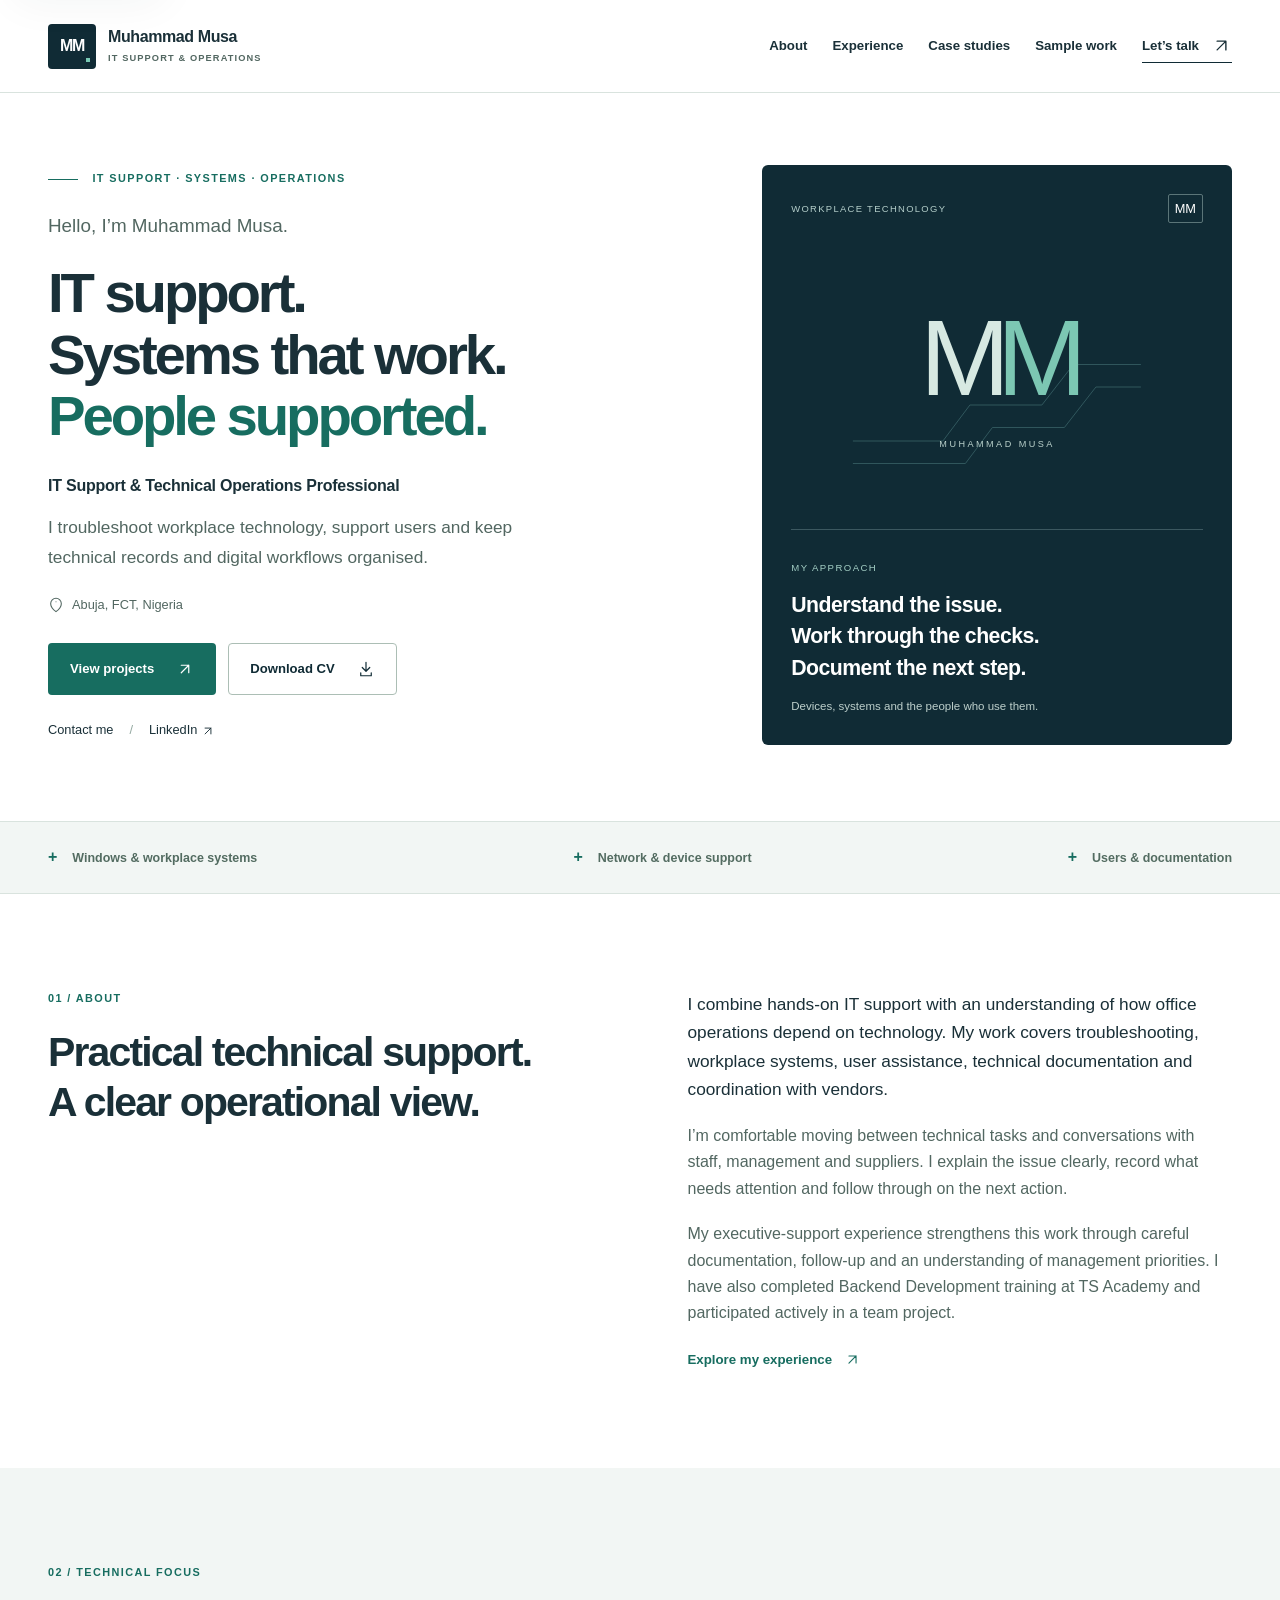
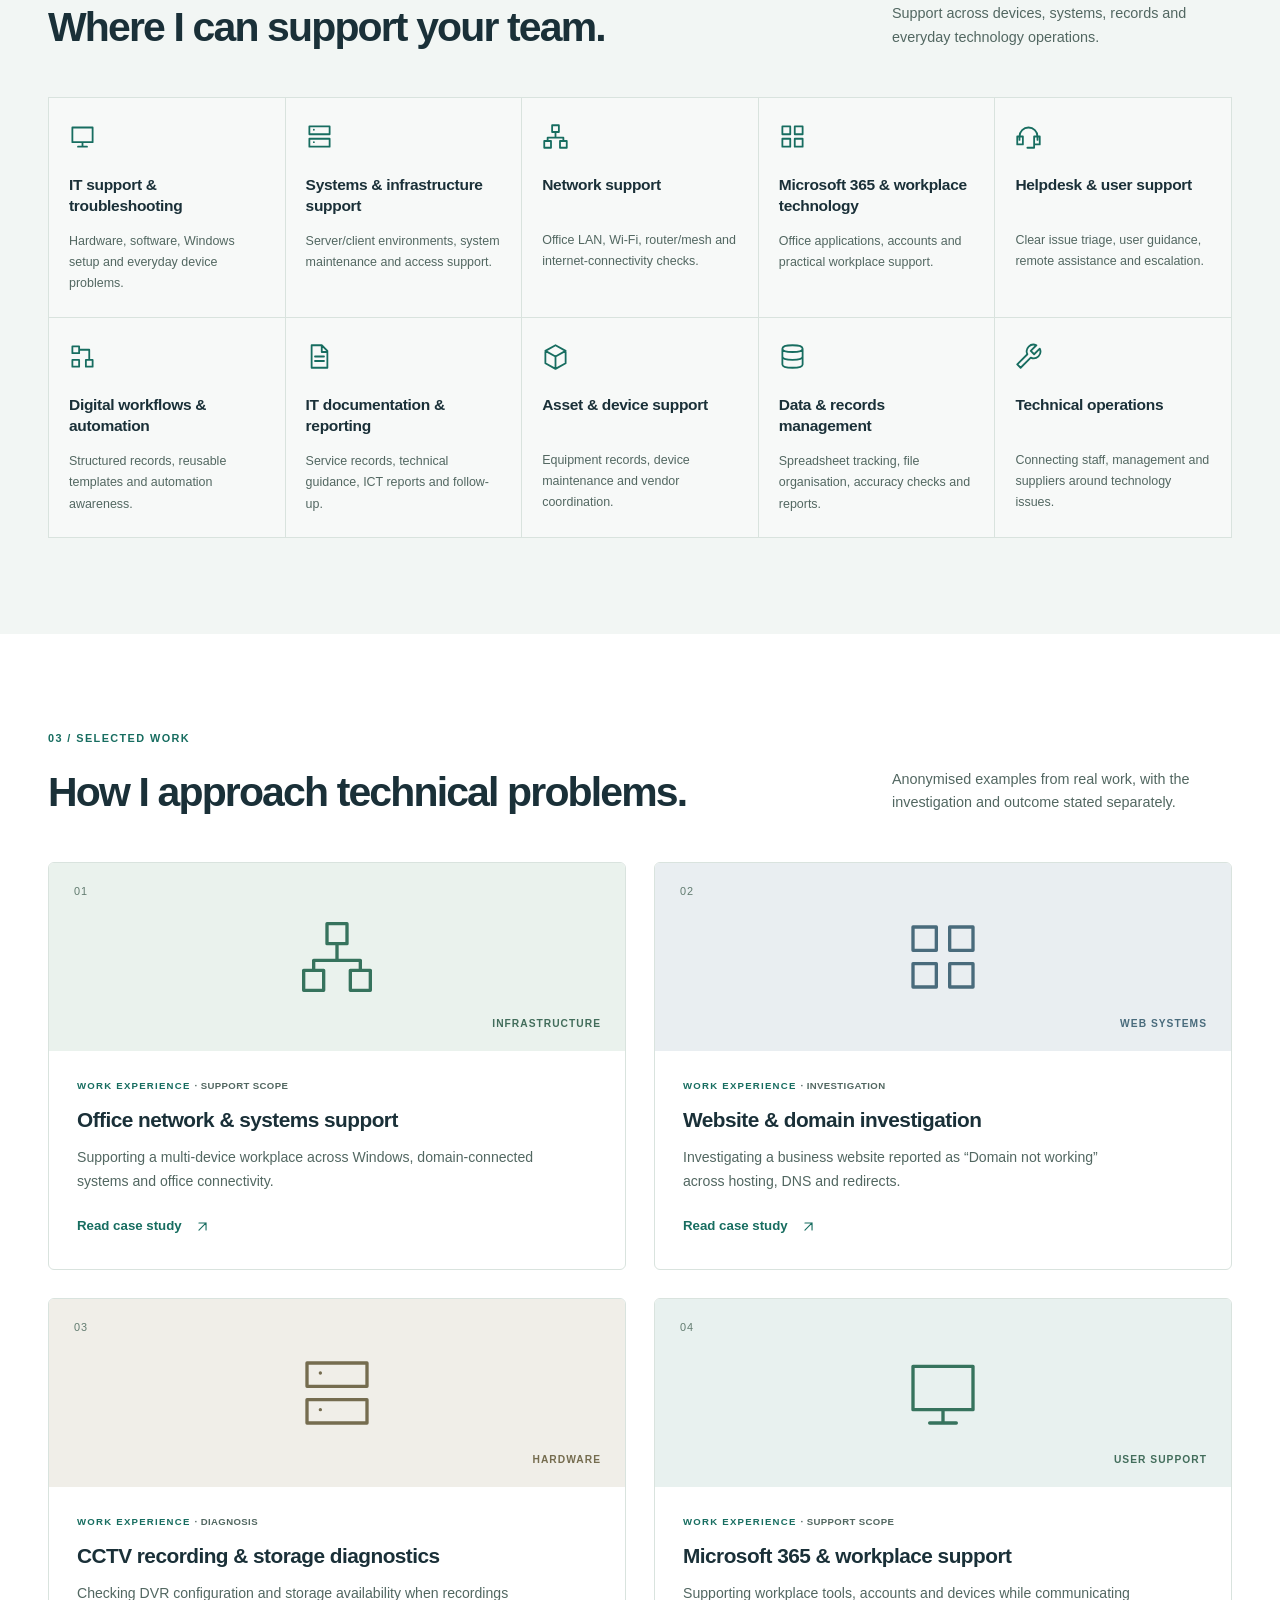
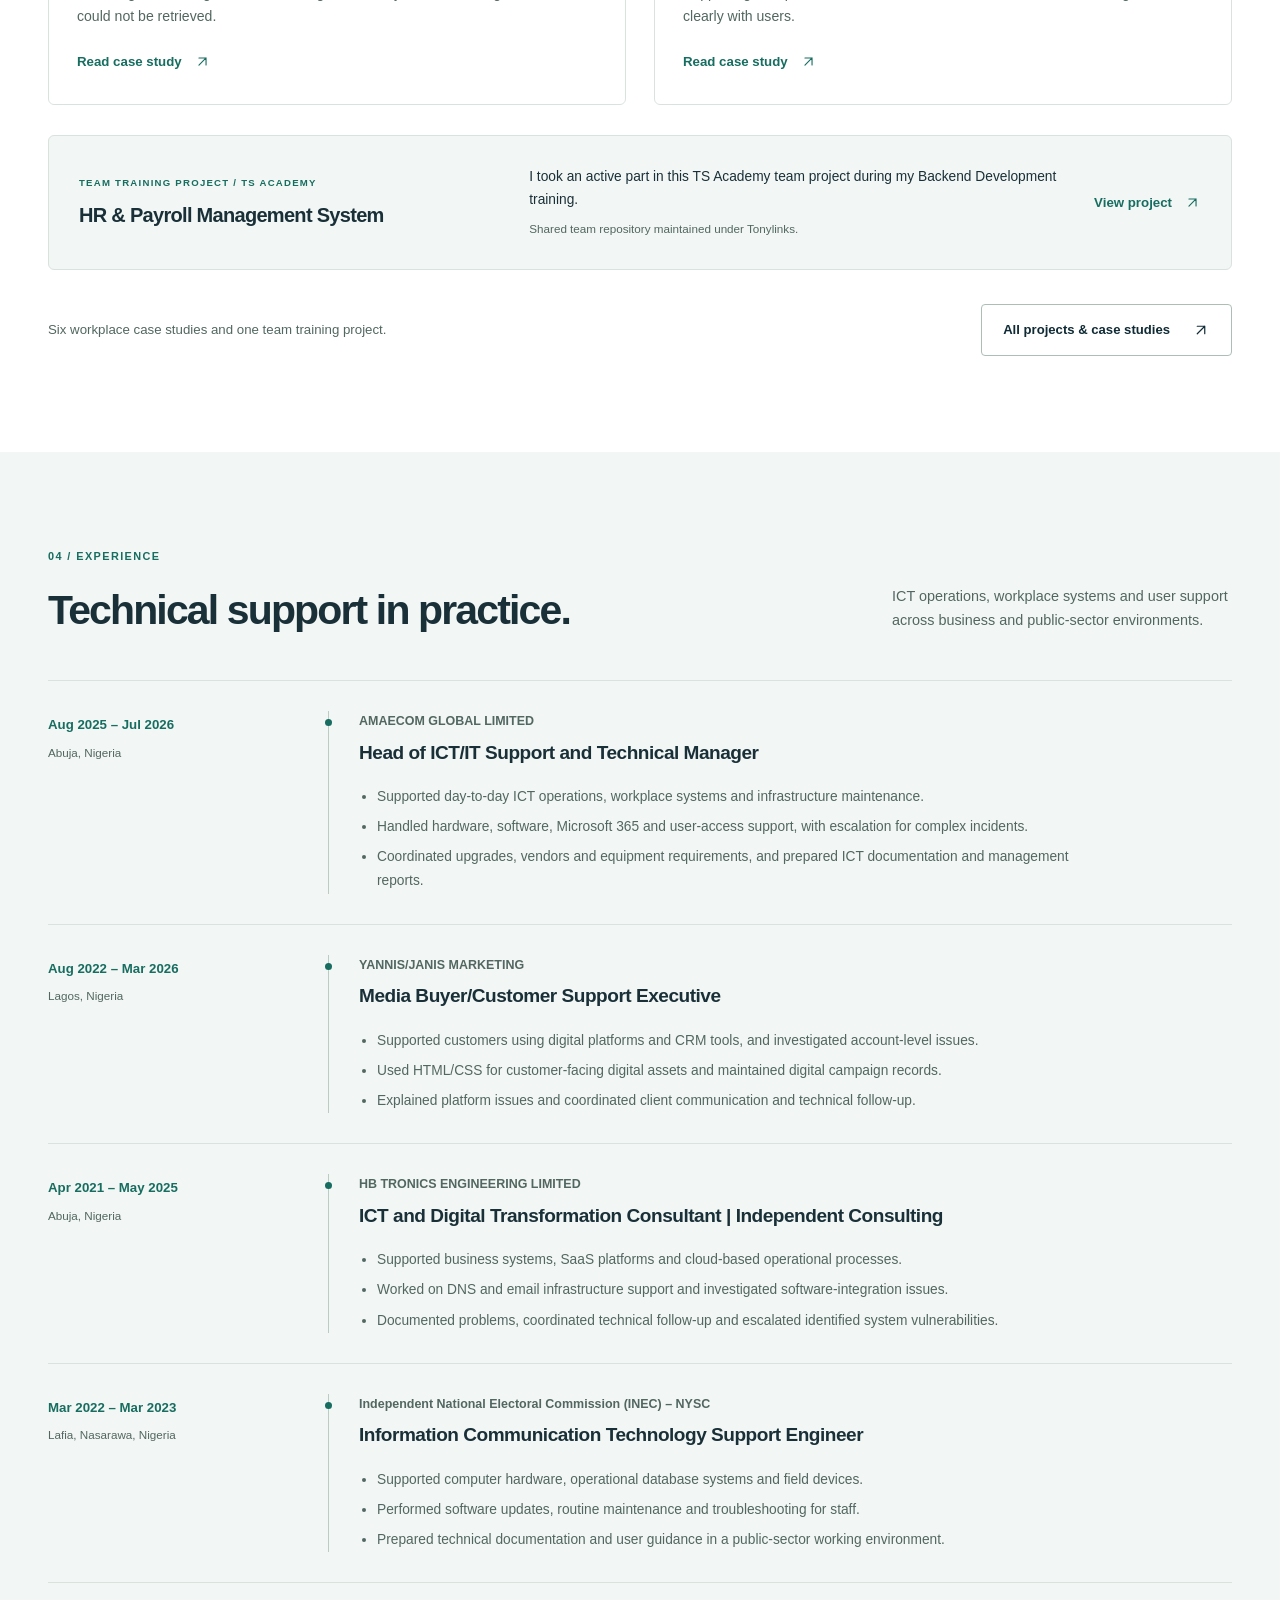
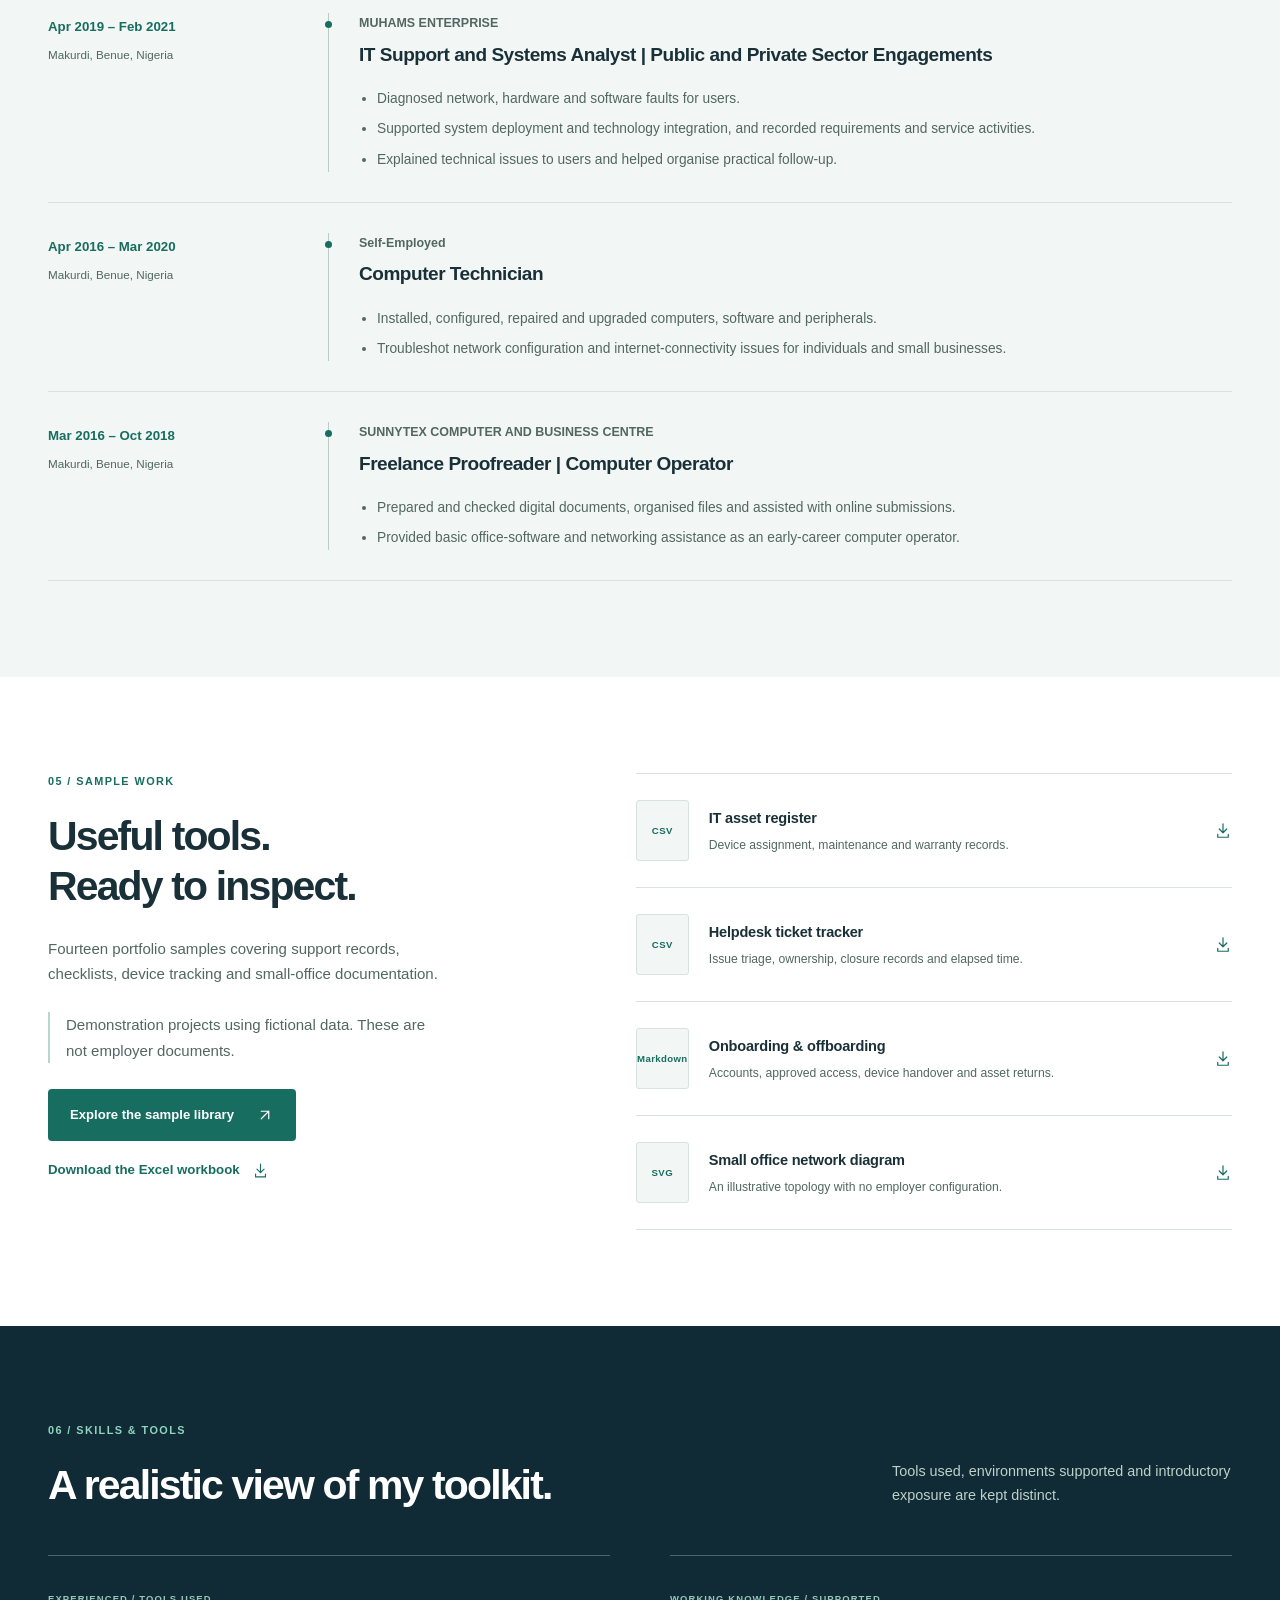
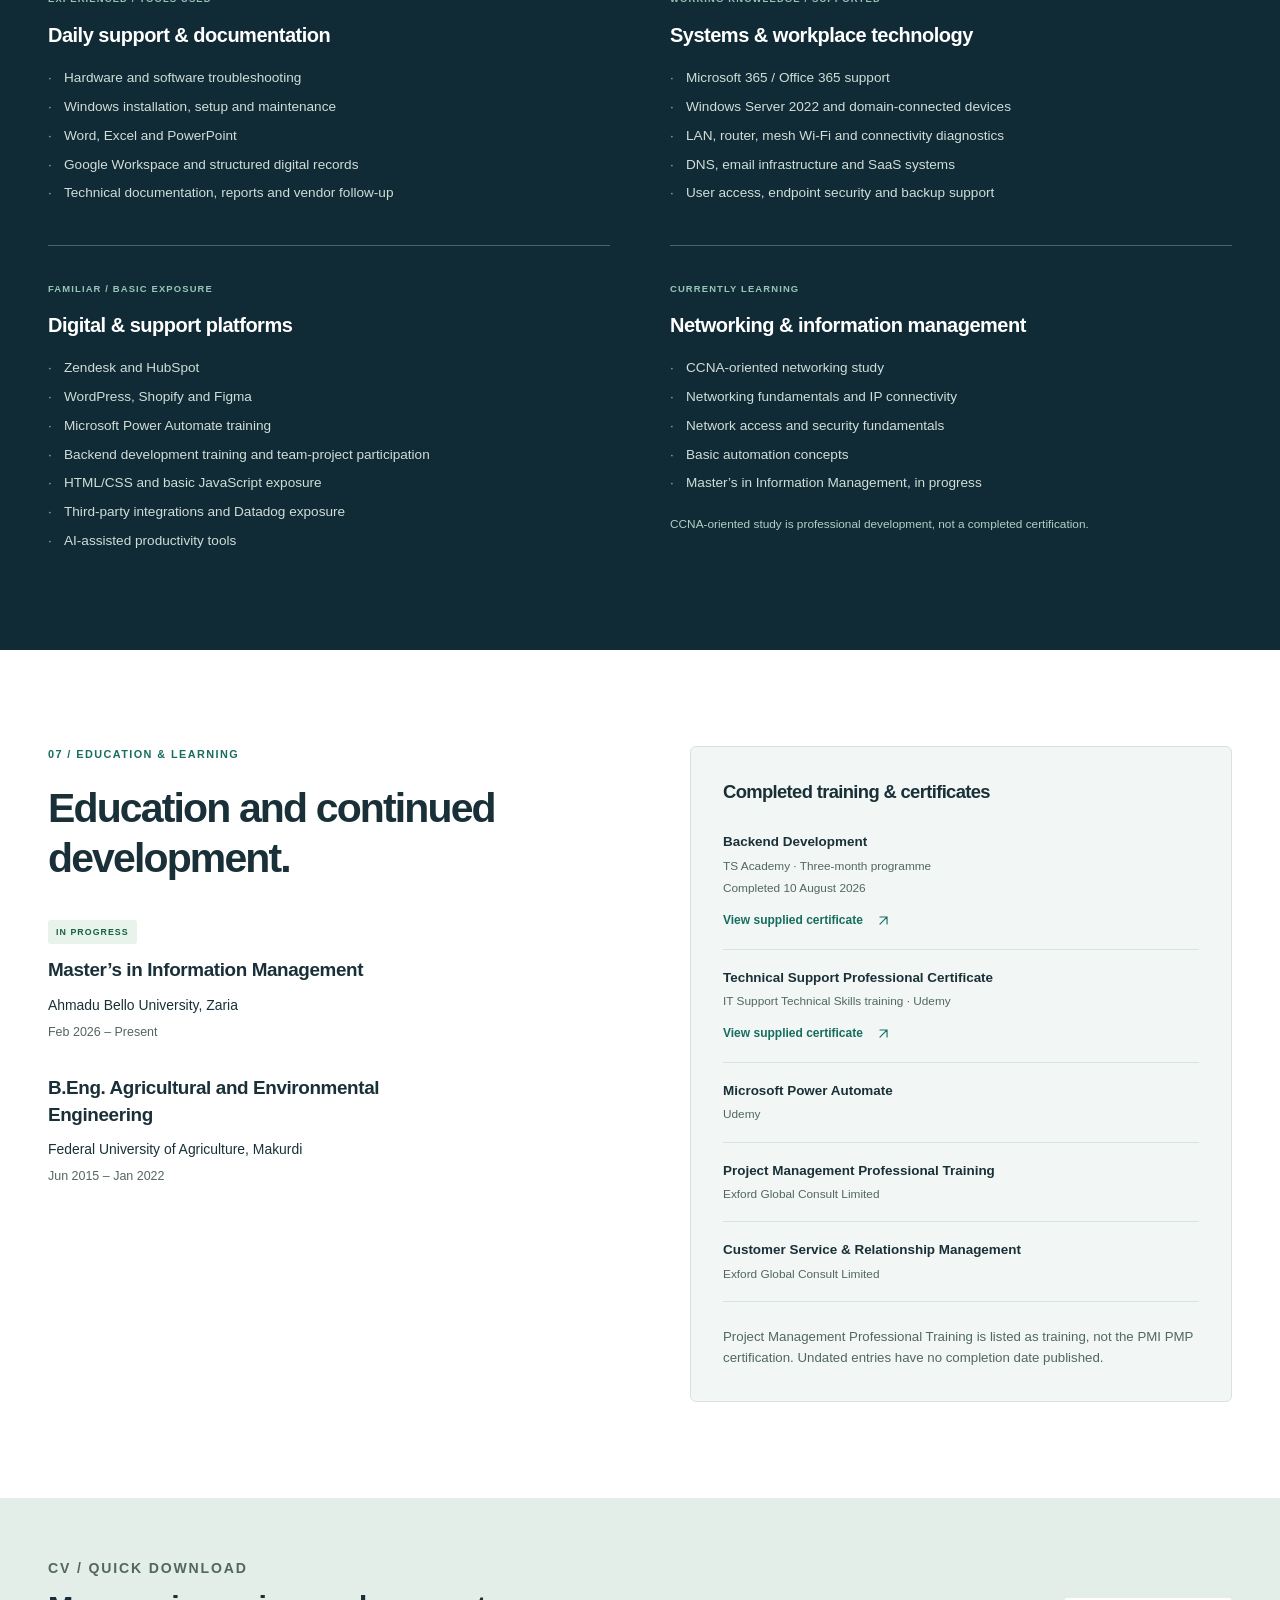
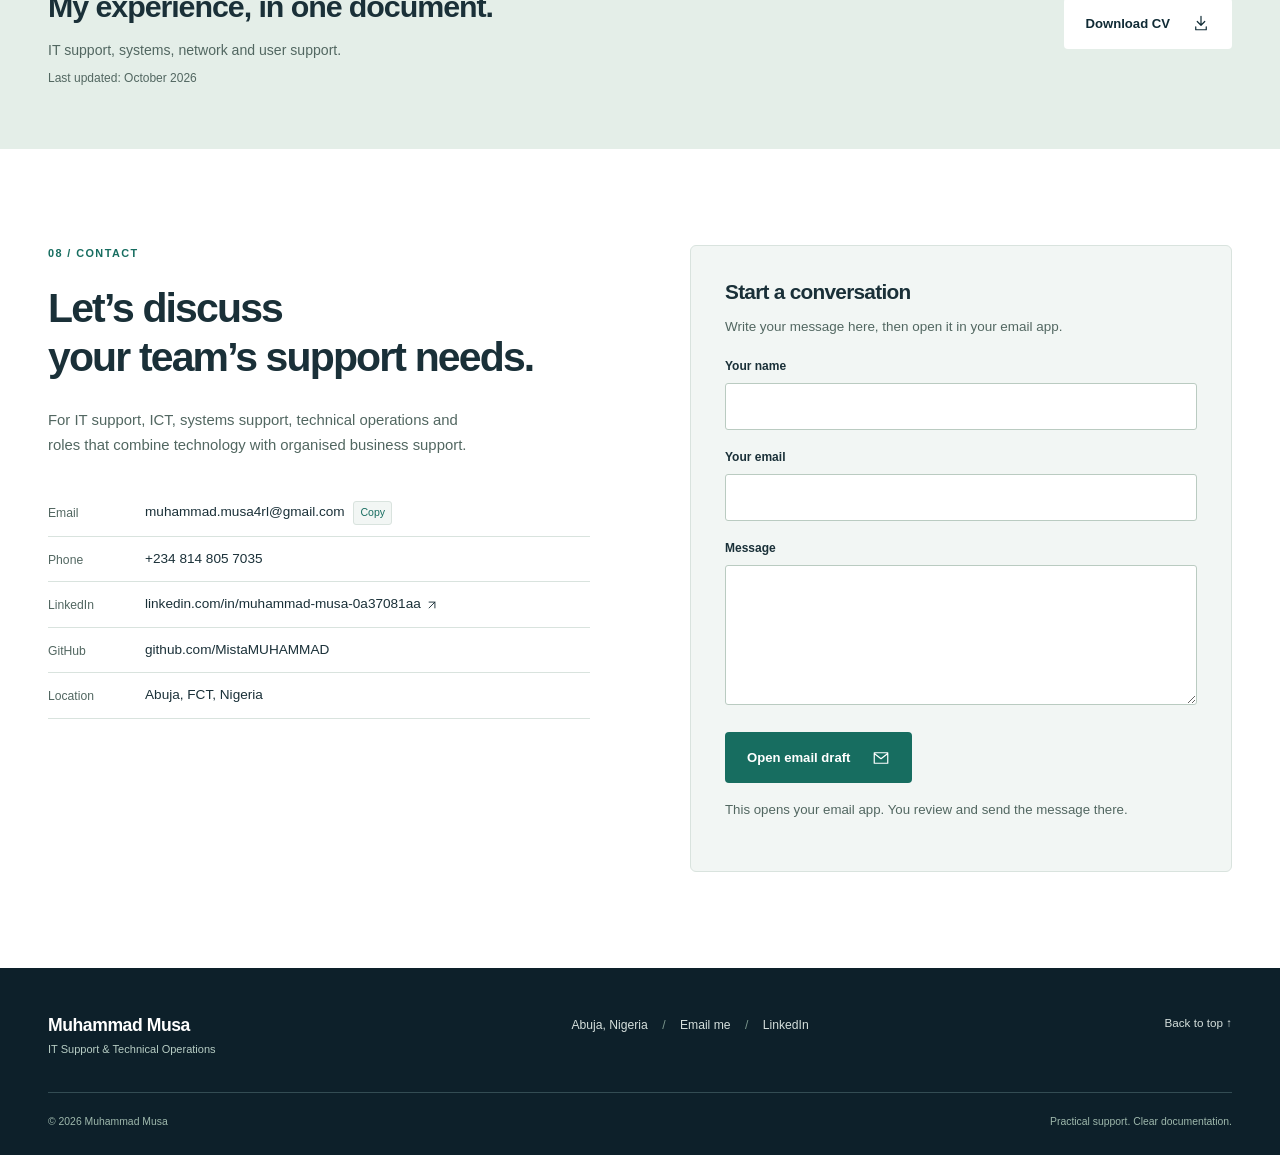
<file: index.html>
<!doctype html>
<html lang="en"><head><meta charset="utf-8"><meta name="viewport" content="width=device-width,initial-scale=1">
<title>Muhammad Musa | IT Support &amp; Technical Operations</title><meta name="description" content="IT support and technical operations professional in Abuja, Nigeria. Workplace systems, troubleshooting, user support and practical technical documentation."><meta name="theme-color" content="#102b35">
<meta property="og:type" content="website"><meta property="og:site_name" content="Muhammad Musa"><meta property="og:title" content="Muhammad Musa | IT Support &amp; Technical Operations"><meta property="og:description" content="IT support and technical operations professional in Abuja, Nigeria. Workplace systems, troubleshooting, user support and practical technical documentation.">
<meta property="og:image" content="https://mistamuhammad.github.io/tech/assets/images/social-preview.png"><meta property="og:image:width" content="1200"><meta property="og:image:height" content="630"><meta property="og:image:alt" content="Muhammad Musa — IT Support and Technical Operations">
<meta name="twitter:card" content="summary_large_image"><meta name="twitter:title" content="Muhammad Musa | IT Support &amp; Technical Operations"><meta name="twitter:description" content="IT support and technical operations professional in Abuja, Nigeria. Workplace systems, troubleshooting, user support and practical technical documentation."><meta name="twitter:image" content="https://mistamuhammad.github.io/tech/assets/images/social-preview.png">
<!-- DEPLOYMENT_META_START --><link rel="canonical" href="https://mistamuhammad.github.io/tech/"><meta property="og:url" content="https://mistamuhammad.github.io/tech/"><script type="application/ld+json">{"@context":"https://schema.org","@type":"Person","name":"Muhammad Musa","jobTitle":"IT Support & Technical Operations Professional","url":"https://mistamuhammad.github.io/tech/","email":"mailto:muhammad.musa4rl@gmail.com","telephone":"+2348148057035","address":{"@type":"PostalAddress","addressLocality":"Abuja","addressCountry":"NG"},"sameAs":["https://www.linkedin.com/in/muhammad-musa-0a37081aa/","https://github.com/MistaMUHAMMAD"]}</script><!-- DEPLOYMENT_META_END -->
<link rel="icon" href="favicon.ico?v=1" sizes="any"><link rel="icon" href="assets/icons/favicon.svg?v=1" type="image/svg+xml"><link rel="icon" href="assets/icons/favicon-32x32.png?v=1" type="image/png" sizes="32x32"><link rel="icon" href="assets/icons/favicon-16x16.png?v=1" type="image/png" sizes="16x16"><link rel="apple-touch-icon" href="assets/icons/apple-touch-icon.png?v=1" sizes="180x180"><link rel="manifest" href="site.webmanifest">
<link rel="stylesheet" href="styles.css?v=2"><script src="script.js?v=2" defer></script>
</head><body><a class="skip-link" href="#main">Skip to content</a><header class="site-header"><div class="nav-wrap"><a class="brand" href="index.html" aria-label="Muhammad Musa, home"><span class="brand-mark">MM<span></span></span><span>Muhammad Musa<span class="brand-sub">IT SUPPORT & OPERATIONS</span></span></a>
<button class="menu-toggle" type="button" aria-controls="site-nav" aria-expanded="false"><span class="menu-label">Menu</span><svg viewBox="0 0 24 24" width="22" height="22" fill="none" stroke="currentColor" aria-hidden="true"><path d="M3 7h18M3 12h18M3 17h18"/></svg></button>
<nav id="site-nav" aria-label="Main navigation"><a href="index.html#about">About</a><a href="index.html#experience">Experience</a><a href="projects.html" >Case studies</a><a href="samples.html" >Sample work</a><a class="nav-contact" href="index.html#contact">Let’s talk <svg class="icon " viewBox="0 0 24 24" fill="none" stroke="currentColor" stroke-width="1.6" stroke-linecap="round" stroke-linejoin="round" aria-hidden="true"><path d="M7 17 17 7M7 7h10v10"/></svg></a></nav></div></header>
<main id="main">
<section class="hero section"><div class="container hero-grid"><div class="hero-copy"><p class="eyebrow"><span class="line"></span> IT SUPPORT · SYSTEMS · OPERATIONS</p><p class="hero-intro">Hello, I’m Muhammad Musa.</p><h1>IT support.<br>Systems that work.<br><span>People supported.</span></h1><p class="hero-role">IT Support & Technical Operations Professional</p><p class="hero-description">I troubleshoot workplace technology, support users and keep technical records and digital workflows organised.</p><p class="location"><svg class="icon " viewBox="0 0 24 24" fill="none" stroke="currentColor" stroke-width="1.6" stroke-linecap="round" stroke-linejoin="round" aria-hidden="true"><path d="M20 10c0 6-8 12-8 12S4 16 4 10a8 8 0 1 1 16 0ZM12 7v.01"/></svg> Abuja, FCT, Nigeria</p><div class="hero-actions"><a class="button primary" href="#projects">View projects <svg class="icon " viewBox="0 0 24 24" fill="none" stroke="currentColor" stroke-width="1.6" stroke-linecap="round" stroke-linejoin="round" aria-hidden="true"><path d="M7 17 17 7M7 7h10v10"/></svg></a><a class="button secondary" href="assets/Muhammad_Musa_IT_CV.pdf" download>Download CV <svg class="icon " viewBox="0 0 24 24" fill="none" stroke="currentColor" stroke-width="1.6" stroke-linecap="round" stroke-linejoin="round" aria-hidden="true"><path d="M12 3v12m-5-5 5 5 5-5M5 17v4h14v-4"/></svg></a></div><div class="hero-links"><a href="#contact">Contact me</a><span>/</span><a href="https://www.linkedin.com/in/muhammad-musa-0a37081aa/" target="_blank" rel="noopener noreferrer">LinkedIn <svg class="icon " viewBox="0 0 24 24" fill="none" stroke="currentColor" stroke-width="1.6" stroke-linecap="round" stroke-linejoin="round" aria-hidden="true"><path d="M7 17 17 7M7 7h10v10"/></svg></a></div></div>
<aside class="hero-panel" aria-label="Professional overview"><div class="panel-top"><span class="tiny-label">WORKPLACE TECHNOLOGY</span><span class="panel-mark">MM</span></div><div class="portrait-shell" id="profile-image"><div class="initials-avatar" role="img" aria-label="Muhammad Musa initials avatar"><span class="avatar-letter">M<span>M</span></span><span class="avatar-caption">MUHAMMAD MUSA</span><svg class="avatar-lines" viewBox="0 0 340 300" fill="none" aria-hidden="true"><path d="M10 220h100l30-40h80l35-45h75M10 245h125l30-40h80l35-45h50" stroke="currentColor"/></svg></div></div><div class="panel-bottom"><span>MY APPROACH</span><h2>Understand the issue.<br>Work through the checks.<br>Document the next step.</h2><p>Devices, systems and the people who use them.</p></div></aside>
</div></section>
<div class="focus-strip"><div class="container focus-inner"><span>Windows & workplace systems</span><span>Network & device support</span><span>Users & documentation</span></div></div>
<section id="about" class="section"><div class="container about-grid"><div><p class="eyebrow section-index">01 / ABOUT</p><h2 class="section-title">Practical technical support.<br>A clear operational view.</h2></div><div class="about-text"><p>I combine hands-on IT support with an understanding of how office operations depend on technology. My work covers troubleshooting, workplace systems, user assistance, technical documentation and coordination with vendors.</p><p>I’m comfortable moving between technical tasks and conversations with staff, management and suppliers. I explain the issue clearly, record what needs attention and follow through on the next action.</p><p>My executive-support experience strengthens this work through careful documentation, follow-up and an understanding of management priorities. I have also completed Backend Development training at TS Academy and participated actively in a team project.</p><a class="text-link" href="#experience">Explore my experience <svg class="icon " viewBox="0 0 24 24" fill="none" stroke="currentColor" stroke-width="1.6" stroke-linecap="round" stroke-linejoin="round" aria-hidden="true"><path d="M7 17 17 7M7 7h10v10"/></svg></a></div></div></section>
<section id="expertise" class="section section-muted"><div class="container"><div class="section-heading"><div><p class="eyebrow section-index">02 / TECHNICAL FOCUS</p><h2 class="section-title">Where I can support your team.</h2></div><p>Support across devices, systems, records and everyday technology operations.</p></div><div class="core-grid"><article class="core-card"><svg class="icon " viewBox="0 0 24 24" fill="none" stroke="currentColor" stroke-width="1.6" stroke-linecap="round" stroke-linejoin="round" aria-hidden="true"><path d="M3 4h18v13H3zM8 21h8m-4-4v4"/></svg><h3>IT support &amp; troubleshooting</h3><p>Hardware, software, Windows setup and everyday device problems.</p></article><article class="core-card"><svg class="icon " viewBox="0 0 24 24" fill="none" stroke="currentColor" stroke-width="1.6" stroke-linecap="round" stroke-linejoin="round" aria-hidden="true"><path d="M3 3h18v7H3zM3 14h18v7H3zM7 6h.01M7 17h.01"/></svg><h3>Systems &amp; infrastructure support</h3><p>Server/client environments, system maintenance and access support.</p></article><article class="core-card"><svg class="icon " viewBox="0 0 24 24" fill="none" stroke="currentColor" stroke-width="1.6" stroke-linecap="round" stroke-linejoin="round" aria-hidden="true"><path d="M9 2h6v6H9zM2 16h6v6H2zM16 16h6v6h-6zM12 8v5M5 16v-3h14v3"/></svg><h3>Network support</h3><p>Office LAN, Wi-Fi, router/mesh and internet-connectivity checks.</p></article><article class="core-card"><svg class="icon " viewBox="0 0 24 24" fill="none" stroke="currentColor" stroke-width="1.6" stroke-linecap="round" stroke-linejoin="round" aria-hidden="true"><path d="M3 3h7v7H3zM14 3h7v7h-7zM3 14h7v7H3zM14 14h7v7h-7z"/></svg><h3>Microsoft 365 &amp; workplace technology</h3><p>Office applications, accounts and practical workplace support.</p></article><article class="core-card"><svg class="icon " viewBox="0 0 24 24" fill="none" stroke="currentColor" stroke-width="1.6" stroke-linecap="round" stroke-linejoin="round" aria-hidden="true"><path d="M4 15v-3a8 8 0 0 1 16 0v3M4 12H2v7h5v-7H4Zm16 0h2v7h-5v-7h3ZM17 19v3h-6"/></svg><h3>Helpdesk &amp; user support</h3><p>Clear issue triage, user guidance, remote assistance and escalation.</p></article><article class="core-card"><svg class="icon " viewBox="0 0 24 24" fill="none" stroke="currentColor" stroke-width="1.6" stroke-linecap="round" stroke-linejoin="round" aria-hidden="true"><path d="M3 3h6v6H3zM15 15h6v6h-6zM9 6h9v9M3 15h6v6H3z"/></svg><h3>Digital workflows &amp; automation</h3><p>Structured records, reusable templates and automation awareness.</p></article><article class="core-card"><svg class="icon " viewBox="0 0 24 24" fill="none" stroke="currentColor" stroke-width="1.6" stroke-linecap="round" stroke-linejoin="round" aria-hidden="true"><path d="M5 2h9l5 5v15H5zM14 2v6h5M8 12h8M8 16h8"/></svg><h3>IT documentation &amp; reporting</h3><p>Service records, technical guidance, ICT reports and follow-up.</p></article><article class="core-card"><svg class="icon " viewBox="0 0 24 24" fill="none" stroke="currentColor" stroke-width="1.6" stroke-linecap="round" stroke-linejoin="round" aria-hidden="true"><path d="m3 7 9-5 9 5v11l-9 5-9-5ZM3 7l9 5 9-5M12 12v11"/></svg><h3>Asset &amp; device support</h3><p>Equipment records, device maintenance and vendor coordination.</p></article><article class="core-card"><svg class="icon " viewBox="0 0 24 24" fill="none" stroke="currentColor" stroke-width="1.6" stroke-linecap="round" stroke-linejoin="round" aria-hidden="true"><path d="M21 5c0 2-4 3-9 3S3 7 3 5s4-3 9-3 9 1 9 3ZM3 5v14c0 2 4 3 9 3s9-1 9-3V5M3 12c0 2 4 3 9 3s9-1 9-3"/></svg><h3>Data &amp; records management</h3><p>Spreadsheet tracking, file organisation, accuracy checks and reports.</p></article><article class="core-card"><svg class="icon " viewBox="0 0 24 24" fill="none" stroke="currentColor" stroke-width="1.6" stroke-linecap="round" stroke-linejoin="round" aria-hidden="true"><path d="m14 7 3 3 5-5a6 6 0 0 1-8 8L5 22l-3-3 9-9a6 6 0 0 1 8-8Z"/></svg><h3>Technical operations</h3><p>Connecting staff, management and suppliers around technology issues.</p></article></div></div></section>
<section id="projects" class="section"><div class="container"><div class="section-heading"><div><p class="eyebrow section-index">03 / SELECTED WORK</p><h2 class="section-title">How I approach technical problems.</h2></div><p>Anonymised examples from real work, with the investigation and outcome stated separately.</p></div><div class="case-grid"><article class="case-card"><div class="case-visual visual-office-network"><span class="case-no">01</span><svg class="icon case-art" viewBox="0 0 24 24" fill="none" stroke="currentColor" stroke-width="1.6" stroke-linecap="round" stroke-linejoin="round" aria-hidden="true"><path d="M9 2h6v6H9zM2 16h6v6H2zM16 16h6v6h-6zM12 8v5M5 16v-3h14v3"/></svg><span class="case-type">Infrastructure</span></div><div class="case-body"><p class="eyebrow">Work experience <span>· Support scope</span></p><h3><a href="projects.html#office-network">Office network &amp; systems support</a></h3><p>Supporting a multi-device workplace across Windows, domain-connected systems and office connectivity.</p><a class="text-link" href="projects.html#office-network">Read case study <svg class="icon " viewBox="0 0 24 24" fill="none" stroke="currentColor" stroke-width="1.6" stroke-linecap="round" stroke-linejoin="round" aria-hidden="true"><path d="M7 17 17 7M7 7h10v10"/></svg></a></div></article><article class="case-card"><div class="case-visual visual-website-domain"><span class="case-no">02</span><svg class="icon case-art" viewBox="0 0 24 24" fill="none" stroke="currentColor" stroke-width="1.6" stroke-linecap="round" stroke-linejoin="round" aria-hidden="true"><path d="M3 3h7v7H3zM14 3h7v7h-7zM3 14h7v7H3zM14 14h7v7h-7z"/></svg><span class="case-type">Web systems</span></div><div class="case-body"><p class="eyebrow">Work experience <span>· Investigation</span></p><h3><a href="projects.html#website-domain">Website &amp; domain investigation</a></h3><p>Investigating a business website reported as “Domain not working” across hosting, DNS and redirects.</p><a class="text-link" href="projects.html#website-domain">Read case study <svg class="icon " viewBox="0 0 24 24" fill="none" stroke="currentColor" stroke-width="1.6" stroke-linecap="round" stroke-linejoin="round" aria-hidden="true"><path d="M7 17 17 7M7 7h10v10"/></svg></a></div></article><article class="case-card"><div class="case-visual visual-cctv-storage"><span class="case-no">03</span><svg class="icon case-art" viewBox="0 0 24 24" fill="none" stroke="currentColor" stroke-width="1.6" stroke-linecap="round" stroke-linejoin="round" aria-hidden="true"><path d="M3 3h18v7H3zM3 14h18v7H3zM7 6h.01M7 17h.01"/></svg><span class="case-type">Hardware</span></div><div class="case-body"><p class="eyebrow">Work experience <span>· Diagnosis</span></p><h3><a href="projects.html#cctv-storage">CCTV recording &amp; storage diagnostics</a></h3><p>Checking DVR configuration and storage availability when recordings could not be retrieved.</p><a class="text-link" href="projects.html#cctv-storage">Read case study <svg class="icon " viewBox="0 0 24 24" fill="none" stroke="currentColor" stroke-width="1.6" stroke-linecap="round" stroke-linejoin="round" aria-hidden="true"><path d="M7 17 17 7M7 7h10v10"/></svg></a></div></article><article class="case-card"><div class="case-visual visual-workplace-support"><span class="case-no">04</span><svg class="icon case-art" viewBox="0 0 24 24" fill="none" stroke="currentColor" stroke-width="1.6" stroke-linecap="round" stroke-linejoin="round" aria-hidden="true"><path d="M3 4h18v13H3zM8 21h8m-4-4v4"/></svg><span class="case-type">User support</span></div><div class="case-body"><p class="eyebrow">Work experience <span>· Support scope</span></p><h3><a href="projects.html#workplace-support">Microsoft 365 &amp; workplace support</a></h3><p>Supporting workplace tools, accounts and devices while communicating clearly with users.</p><a class="text-link" href="projects.html#workplace-support">Read case study <svg class="icon " viewBox="0 0 24 24" fill="none" stroke="currentColor" stroke-width="1.6" stroke-linecap="round" stroke-linejoin="round" aria-hidden="true"><path d="M7 17 17 7M7 7h10v10"/></svg></a></div></article></div><article class="training-project-feature"><div><p class="eyebrow">TEAM TRAINING PROJECT / TS ACADEMY</p><h3><a href="projects.html#ts-academy-hr-payroll">HR &amp; Payroll Management System</a></h3></div><div><p>I took an active part in this TS Academy team project during my Backend Development training.</p><p class="small muted">Shared team repository maintained under Tonylinks.</p></div><a class="text-link" href="projects.html#ts-academy-hr-payroll">View project <svg class="icon" viewBox="0 0 24 24" fill="none" stroke="currentColor" stroke-width="1.6" stroke-linecap="round" stroke-linejoin="round" aria-hidden="true"><path d="M7 17 17 7M7 7h10v10"/></svg></a></article><div class="section-bottom"><p>Six workplace case studies and one team training project.</p><a class="button secondary" href="projects.html">All projects &amp; case studies <svg class="icon " viewBox="0 0 24 24" fill="none" stroke="currentColor" stroke-width="1.6" stroke-linecap="round" stroke-linejoin="round" aria-hidden="true"><path d="M7 17 17 7M7 7h10v10"/></svg></a></div></div></section>
<section id="experience" class="section section-muted"><div class="container"><div class="section-heading"><div><p class="eyebrow section-index">04 / EXPERIENCE</p><h2 class="section-title">Technical support in practice.</h2></div><p>ICT operations, workplace systems and user support across business and public-sector environments.</p></div><div class="timeline"><article class="timeline-item"><div class="timeline-date">Aug 2025 – Jul 2026<span>Abuja, Nigeria</span></div><div class="timeline-content"><p class="employer">AMAECOM GLOBAL LIMITED</p><h3>Head of ICT/IT Support and Technical Manager</h3><ul><li>Supported day-to-day ICT operations, workplace systems and infrastructure maintenance.</li><li>Handled hardware, software, Microsoft 365 and user-access support, with escalation for complex incidents.</li><li>Coordinated upgrades, vendors and equipment requirements, and prepared ICT documentation and management reports.</li></ul></div></article><article class="timeline-item"><div class="timeline-date">Aug 2022 – Mar 2026<span>Lagos, Nigeria</span></div><div class="timeline-content"><p class="employer">YANNIS/JANIS MARKETING</p><h3>Media Buyer/Customer Support Executive</h3><ul><li>Supported customers using digital platforms and CRM tools, and investigated account-level issues.</li><li>Used HTML/CSS for customer-facing digital assets and maintained digital campaign records.</li><li>Explained platform issues and coordinated client communication and technical follow-up.</li></ul></div></article><article class="timeline-item"><div class="timeline-date">Apr 2021 – May 2025<span>Abuja, Nigeria</span></div><div class="timeline-content"><p class="employer">HB TRONICS ENGINEERING LIMITED</p><h3>ICT and Digital Transformation Consultant | Independent Consulting</h3><ul><li>Supported business systems, SaaS platforms and cloud-based operational processes.</li><li>Worked on DNS and email infrastructure support and investigated software-integration issues.</li><li>Documented problems, coordinated technical follow-up and escalated identified system vulnerabilities.</li></ul></div></article><article class="timeline-item"><div class="timeline-date">Mar 2022 – Mar 2023<span>Lafia, Nasarawa, Nigeria</span></div><div class="timeline-content"><p class="employer">Independent National Electoral Commission (INEC) – NYSC</p><h3>Information Communication Technology Support Engineer</h3><ul><li>Supported computer hardware, operational database systems and field devices.</li><li>Performed software updates, routine maintenance and troubleshooting for staff.</li><li>Prepared technical documentation and user guidance in a public-sector working environment.</li></ul></div></article><article class="timeline-item"><div class="timeline-date">Apr 2019 – Feb 2021<span>Makurdi, Benue, Nigeria</span></div><div class="timeline-content"><p class="employer">MUHAMS ENTERPRISE</p><h3>IT Support and Systems Analyst | Public and Private Sector Engagements</h3><ul><li>Diagnosed network, hardware and software faults for users.</li><li>Supported system deployment and technology integration, and recorded requirements and service activities.</li><li>Explained technical issues to users and helped organise practical follow-up.</li></ul></div></article><article class="timeline-item"><div class="timeline-date">Apr 2016 – Mar 2020<span>Makurdi, Benue, Nigeria</span></div><div class="timeline-content"><p class="employer">Self-Employed</p><h3>Computer Technician</h3><ul><li>Installed, configured, repaired and upgraded computers, software and peripherals.</li><li>Troubleshot network configuration and internet-connectivity issues for individuals and small businesses.</li></ul></div></article><article class="timeline-item"><div class="timeline-date">Mar 2016 – Oct 2018<span>Makurdi, Benue, Nigeria</span></div><div class="timeline-content"><p class="employer">SUNNYTEX COMPUTER AND BUSINESS CENTRE</p><h3>Freelance Proofreader | Computer Operator</h3><ul><li>Prepared and checked digital documents, organised files and assisted with online submissions.</li><li>Provided basic office-software and networking assistance as an early-career computer operator.</li></ul></div></article></div></div></section>
<section id="sample-work" class="section"><div class="container sample-feature"><div><p class="eyebrow section-index">05 / SAMPLE WORK</p><h2 class="section-title">Useful tools.<br>Ready to inspect.</h2><p>Fourteen portfolio samples covering support records, checklists, device tracking and small-office documentation.</p><p class="sample-note">Demonstration projects using fictional data. These are not employer documents.</p><a class="button primary" href="samples.html">Explore the sample library <svg class="icon " viewBox="0 0 24 24" fill="none" stroke="currentColor" stroke-width="1.6" stroke-linecap="round" stroke-linejoin="round" aria-hidden="true"><path d="M7 17 17 7M7 7h10v10"/></svg></a><a class="text-link workbook-link" href="assets/documents/IT_Support_Sample_Workbook.xlsx" download>Download the Excel workbook <svg class="icon " viewBox="0 0 24 24" fill="none" stroke="currentColor" stroke-width="1.6" stroke-linecap="round" stroke-linejoin="round" aria-hidden="true"><path d="M12 3v12m-5-5 5 5 5-5M5 17v4h14v-4"/></svg></a></div><div class="sample-list"><a class="sample-row" href="projects/samples/01_IT_Asset_Register.csv" download><span class="sample-file">CSV</span><span><strong>IT asset register</strong><span>Device assignment, maintenance and warranty records.</span></span><svg class="icon " viewBox="0 0 24 24" fill="none" stroke="currentColor" stroke-width="1.6" stroke-linecap="round" stroke-linejoin="round" aria-hidden="true"><path d="M12 3v12m-5-5 5 5 5-5M5 17v4h14v-4"/></svg></a><a class="sample-row" href="projects/samples/02_Helpdesk_Ticket_Tracker.csv" download><span class="sample-file">CSV</span><span><strong>Helpdesk ticket tracker</strong><span>Issue triage, ownership, closure records and elapsed time.</span></span><svg class="icon " viewBox="0 0 24 24" fill="none" stroke="currentColor" stroke-width="1.6" stroke-linecap="round" stroke-linejoin="round" aria-hidden="true"><path d="M12 3v12m-5-5 5 5 5-5M5 17v4h14v-4"/></svg></a><a class="sample-row" href="projects/samples/03_Onboarding_Offboarding_Checklist.md" download><span class="sample-file">Markdown</span><span><strong>Onboarding &amp; offboarding</strong><span>Accounts, approved access, device handover and asset returns.</span></span><svg class="icon " viewBox="0 0 24 24" fill="none" stroke="currentColor" stroke-width="1.6" stroke-linecap="round" stroke-linejoin="round" aria-hidden="true"><path d="M12 3v12m-5-5 5 5 5-5M5 17v4h14v-4"/></svg></a><a class="sample-row" href="projects/samples/12_Small_Office_Network_Diagram.svg" download><span class="sample-file">SVG</span><span><strong>Small office network diagram</strong><span>An illustrative topology with no employer configuration.</span></span><svg class="icon " viewBox="0 0 24 24" fill="none" stroke="currentColor" stroke-width="1.6" stroke-linecap="round" stroke-linejoin="round" aria-hidden="true"><path d="M12 3v12m-5-5 5 5 5-5M5 17v4h14v-4"/></svg></a></div></div></section>
<section id="skills" class="section skills-section"><div class="container"><div class="section-heading"><div><p class="eyebrow section-index">06 / SKILLS & TOOLS</p><h2 class="section-title">A realistic view of my toolkit.</h2></div><p>Tools used, environments supported and introductory exposure are kept distinct.</p></div><div class="skills-grid"><article class="skill-block"><span class="skill-level">EXPERIENCED / TOOLS USED</span><h3>Daily support & documentation</h3><ul><li>Hardware and software troubleshooting</li><li>Windows installation, setup and maintenance</li><li>Word, Excel and PowerPoint</li><li>Google Workspace and structured digital records</li><li>Technical documentation, reports and vendor follow-up</li></ul></article><article class="skill-block"><span class="skill-level">WORKING KNOWLEDGE / SUPPORTED</span><h3>Systems & workplace technology</h3><ul><li>Microsoft 365 / Office 365 support</li><li>Windows Server 2022 and domain-connected devices</li><li>LAN, router, mesh Wi-Fi and connectivity diagnostics</li><li>DNS, email infrastructure and SaaS systems</li><li>User access, endpoint security and backup support</li></ul></article><article class="skill-block"><span class="skill-level">FAMILIAR / BASIC EXPOSURE</span><h3>Digital & support platforms</h3><ul><li>Zendesk and HubSpot</li><li>WordPress, Shopify and Figma</li><li>Microsoft Power Automate training</li><li>Backend development training and team-project participation</li><li>HTML/CSS and basic JavaScript exposure</li><li>Third-party integrations and Datadog exposure</li><li>AI-assisted productivity tools</li></ul></article><article class="skill-block learning-block"><span class="skill-level">CURRENTLY LEARNING</span><h3>Networking & information management</h3><ul><li>CCNA-oriented networking study</li><li>Networking fundamentals and IP connectivity</li><li>Network access and security fundamentals</li><li>Basic automation concepts</li><li>Master’s in Information Management, in progress</li></ul><p>CCNA-oriented study is professional development, not a completed certification.</p></article></div></div></section>
<section id="education" class="section"><div class="container education-grid"><div><p class="eyebrow section-index">07 / EDUCATION & LEARNING</p><h2 class="section-title">Education and continued development.</h2><div class="education-item"><span class="status-pill">IN PROGRESS</span><h3>Master’s in Information Management</h3><p>Ahmadu Bello University, Zaria</p><p class="muted">Feb 2026 – Present</p></div><div class="education-item"><h3>B.Eng. Agricultural and Environmental Engineering</h3><p>Federal University of Agriculture, Makurdi</p><p class="muted">Jun 2015 – Jan 2022</p></div></div><div class="training-panel"><h3>Completed training &amp; certificates</h3><ul class="training-list"><li><strong>Backend Development</strong><span>TS Academy · Three-month programme</span><span>Completed 10 August 2026</span><a class="text-link certificate-link" href="assets/documents/certificates/TS_Academy_Backend_Development_Certificate.pdf" target="_blank" rel="noopener noreferrer">View supplied certificate <svg class="icon" viewBox="0 0 24 24" fill="none" stroke="currentColor" stroke-width="1.6" stroke-linecap="round" stroke-linejoin="round" aria-hidden="true"><path d="M7 17 17 7M7 7h10v10"/></svg></a></li><li><strong>Technical Support Professional Certificate</strong><span>IT Support Technical Skills training · Udemy</span><a class="text-link certificate-link" href="assets/documents/certificates/Technical_Support_Professional_Certificate.pdf" target="_blank" rel="noopener noreferrer">View supplied certificate <svg class="icon" viewBox="0 0 24 24" fill="none" stroke="currentColor" stroke-width="1.6" stroke-linecap="round" stroke-linejoin="round" aria-hidden="true"><path d="M7 17 17 7M7 7h10v10"/></svg></a></li><li><strong>Microsoft Power Automate</strong><span>Udemy</span></li><li><strong>Project Management Professional Training</strong><span>Exford Global Consult Limited</span></li><li><strong>Customer Service &amp; Relationship Management</strong><span>Exford Global Consult Limited</span></li></ul><p class="small muted">Project Management Professional Training is listed as training, not the PMI PMP certification. Undated entries have no completion date published.</p></div></div></section>
<section id="cv" class="cv-section"><div class="container cv-inner"><div><p class="eyebrow">CV / QUICK DOWNLOAD</p><h2>My experience, in one document.</h2><p>IT support, systems, network and user support.<br><span class="cv-updated">Last updated: October 2026</span></p></div><a class="button light" href="assets/Muhammad_Musa_IT_CV.pdf" download>Download CV <svg class="icon " viewBox="0 0 24 24" fill="none" stroke="currentColor" stroke-width="1.6" stroke-linecap="round" stroke-linejoin="round" aria-hidden="true"><path d="M12 3v12m-5-5 5 5 5-5M5 17v4h14v-4"/></svg></a></div></section>
<section id="contact" class="section"><div class="container contact-grid"><div><p class="eyebrow section-index">08 / CONTACT</p><h2 class="section-title">Let’s discuss<br>your team’s support needs.</h2><p>For IT support, ICT, systems support, technical operations and roles that combine technology with organised business support.</p><dl class="contact-list"><div><dt>Email</dt><dd><a href="mailto:muhammad.musa4rl@gmail.com">muhammad.musa4rl@gmail.com</a> <button class="copy-email" type="button" data-copy-email aria-label="Copy email address">Copy</button></dd></div><div><dt>Phone</dt><dd><a href="tel:+2348148057035">+234 814 805 7035</a></dd></div><div><dt>LinkedIn</dt><dd><a href="https://www.linkedin.com/in/muhammad-musa-0a37081aa/" target="_blank" rel="noopener noreferrer">linkedin.com/in/muhammad-musa-0a37081aa <svg class="icon " viewBox="0 0 24 24" fill="none" stroke="currentColor" stroke-width="1.6" stroke-linecap="round" stroke-linejoin="round" aria-hidden="true"><path d="M7 17 17 7M7 7h10v10"/></svg></a></dd></div><div><dt>GitHub</dt><dd><!-- GITHUB_CONTACT_START --><a href="https://github.com/MistaMUHAMMAD" target="_blank" rel="noopener noreferrer">github.com/MistaMUHAMMAD</a><!-- GITHUB_CONTACT_END --></dd></div><div><dt>Location</dt><dd>Abuja, FCT, Nigeria</dd></div></dl><p id="copy-status" class="small" role="status" aria-live="polite"></p></div><div class="contact-form-panel"><h3>Start a conversation</h3><p>Write your message here, then open it in your email app.</p><form id="contact-form"><label for="sender-name">Your name</label><input id="sender-name" name="name" autocomplete="name" maxlength="100" required><label for="sender-email">Your email</label><input id="sender-email" name="email" type="email" autocomplete="email" maxlength="254" required><label for="message">Message</label><textarea id="message" name="body" rows="5" maxlength="5000" required></textarea><button class="button primary" type="submit" disabled>Open email draft <svg class="icon " viewBox="0 0 24 24" fill="none" stroke="currentColor" stroke-width="1.6" stroke-linecap="round" stroke-linejoin="round" aria-hidden="true"><path d="M3 5h18v14H3zM3 6l9 7 9-7"/></svg></button><p class="small muted">This opens your email app. You review and send the message there.</p><p id="form-status" class="small" role="status" aria-live="polite"></p></form><noscript><p><a href="mailto:muhammad.musa4rl@gmail.com">Email Muhammad directly</a> to include your contact details.</p></noscript></div></div></section>
</main><footer class="site-footer"><div class="container footer-inner"><a class="footer-name" href="index.html">Muhammad Musa<span>IT Support & Technical Operations</span></a><p>Abuja, Nigeria <span class="footer-dot">/</span> <a href="mailto:muhammad.musa4rl@gmail.com">Email me</a> <span class="footer-dot">/</span> <a href="https://www.linkedin.com/in/muhammad-musa-0a37081aa/" target="_blank" rel="noopener noreferrer">LinkedIn</a></p><a class="back-top" href="#main">Back to top ↑</a></div><div class="container footer-bottom"><span>© <span data-year>2026</span> Muhammad Musa</span><span>Practical support. Clear documentation.</span></div></footer></body></html>
</file>
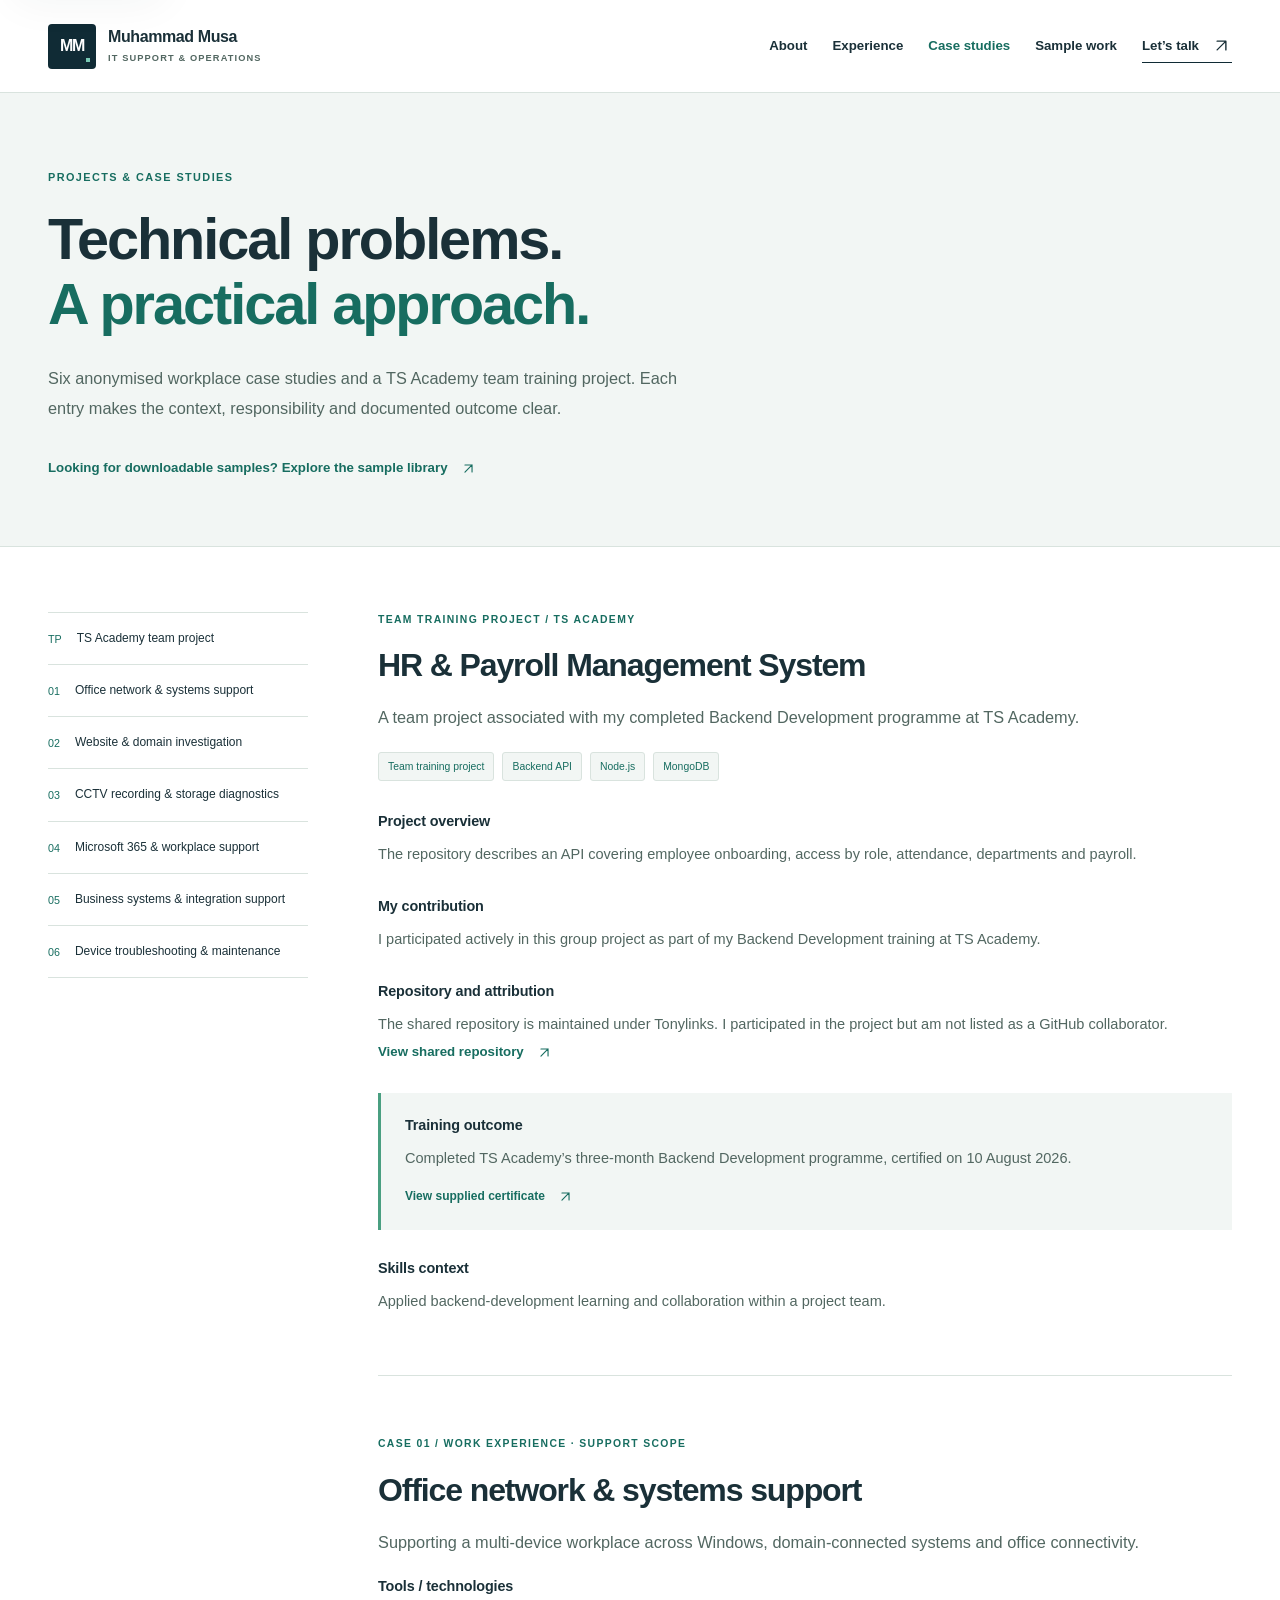
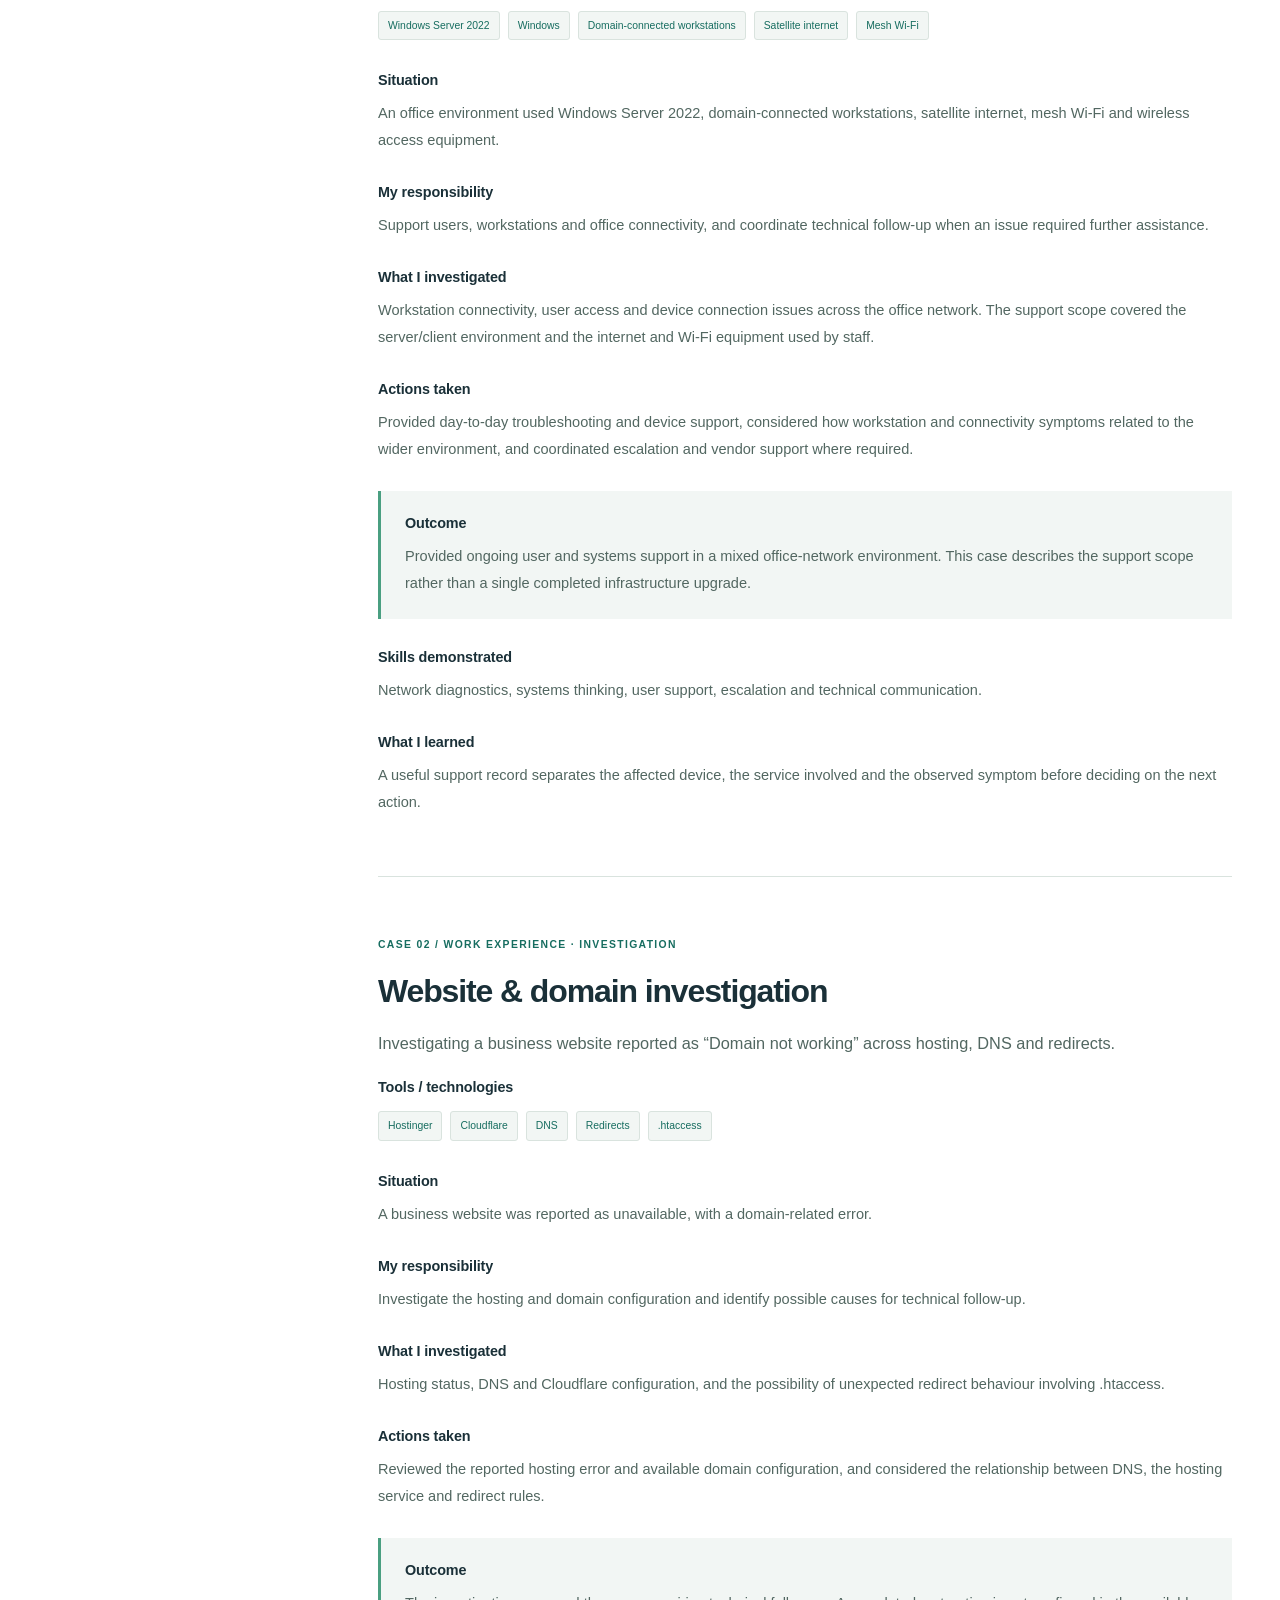
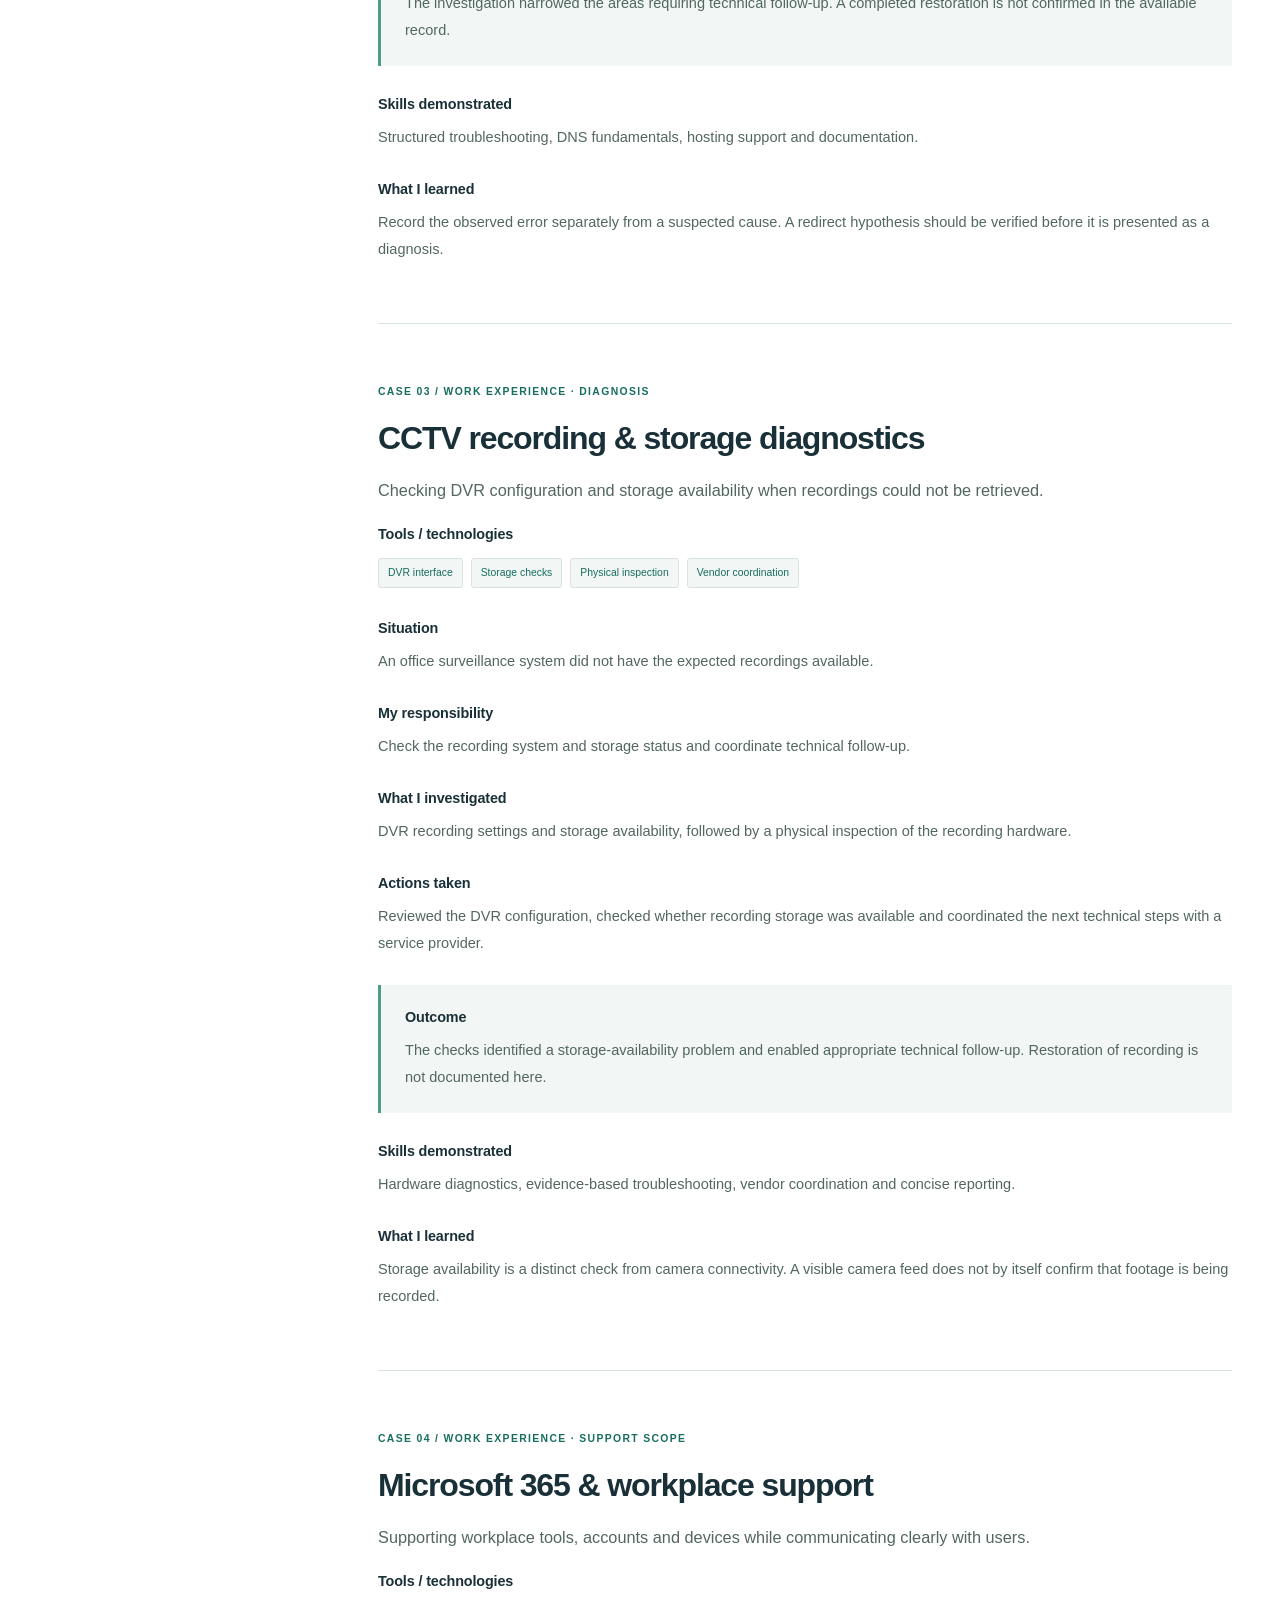
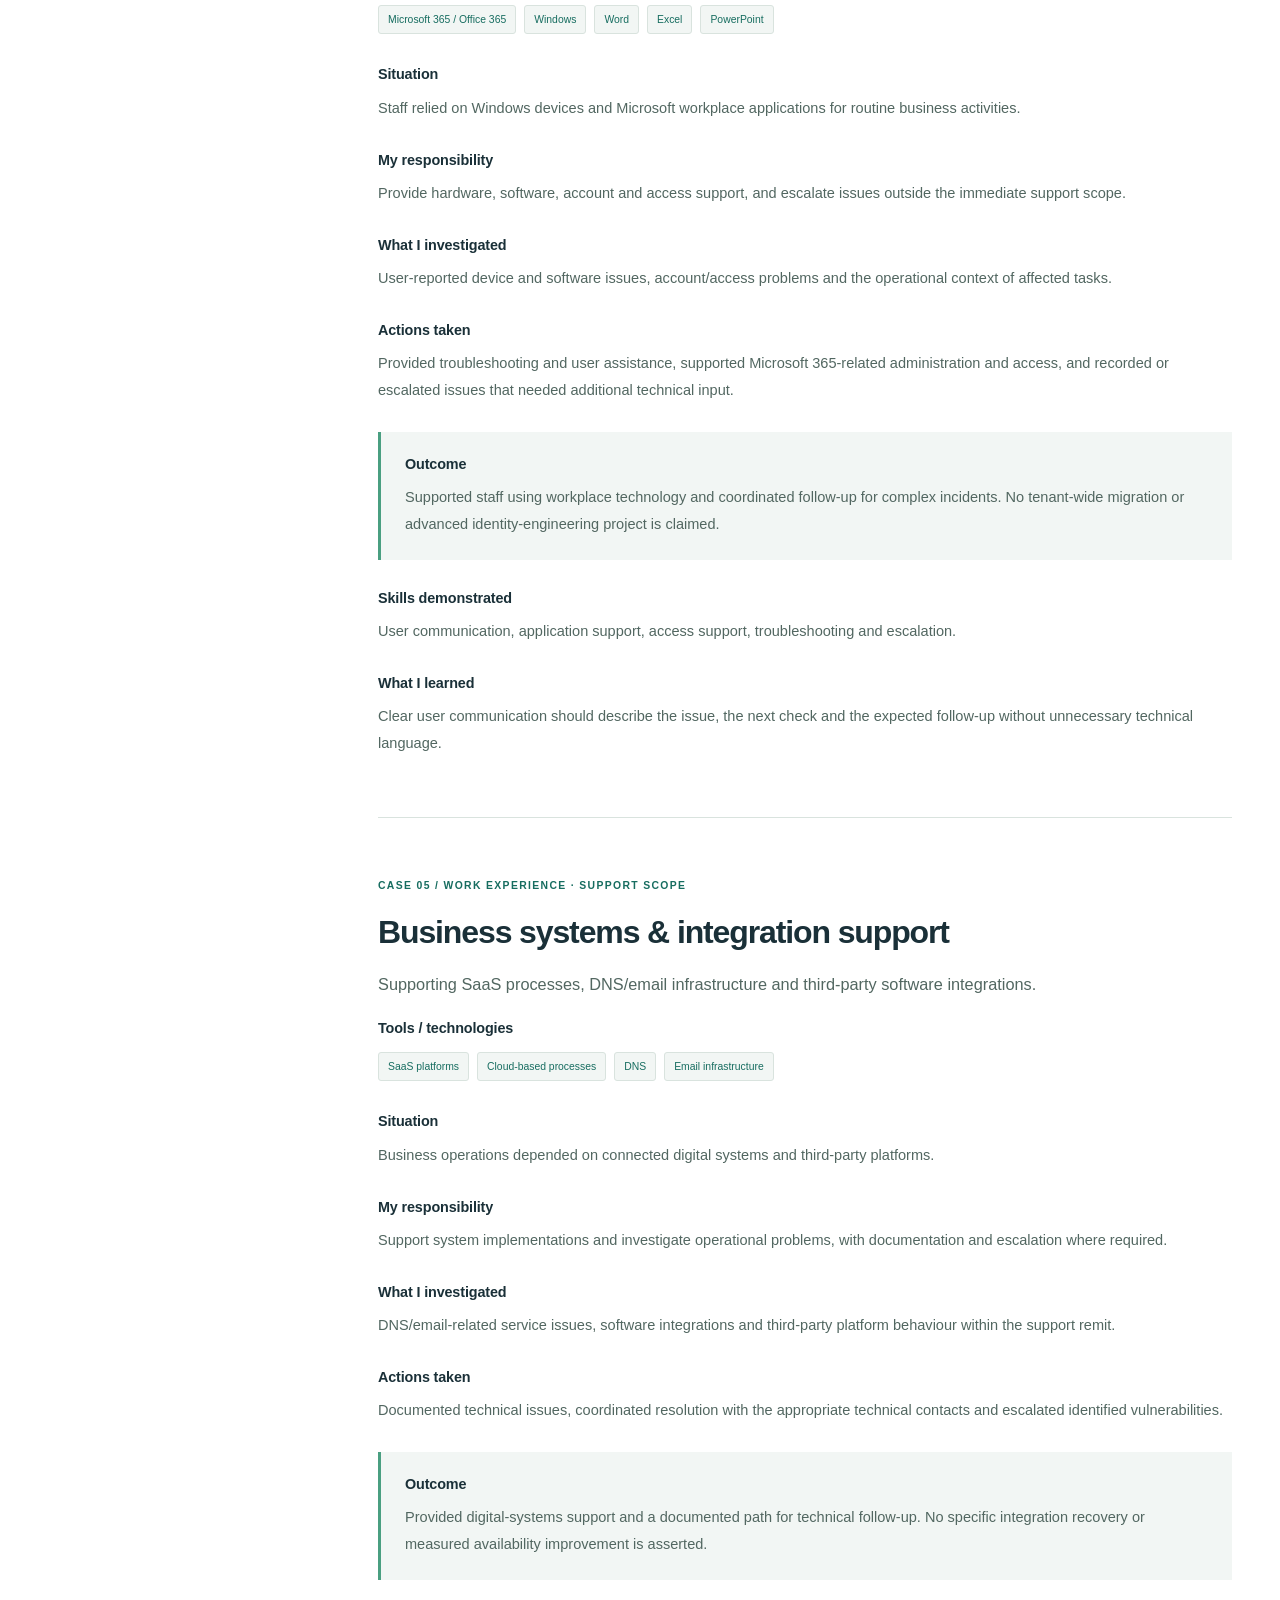
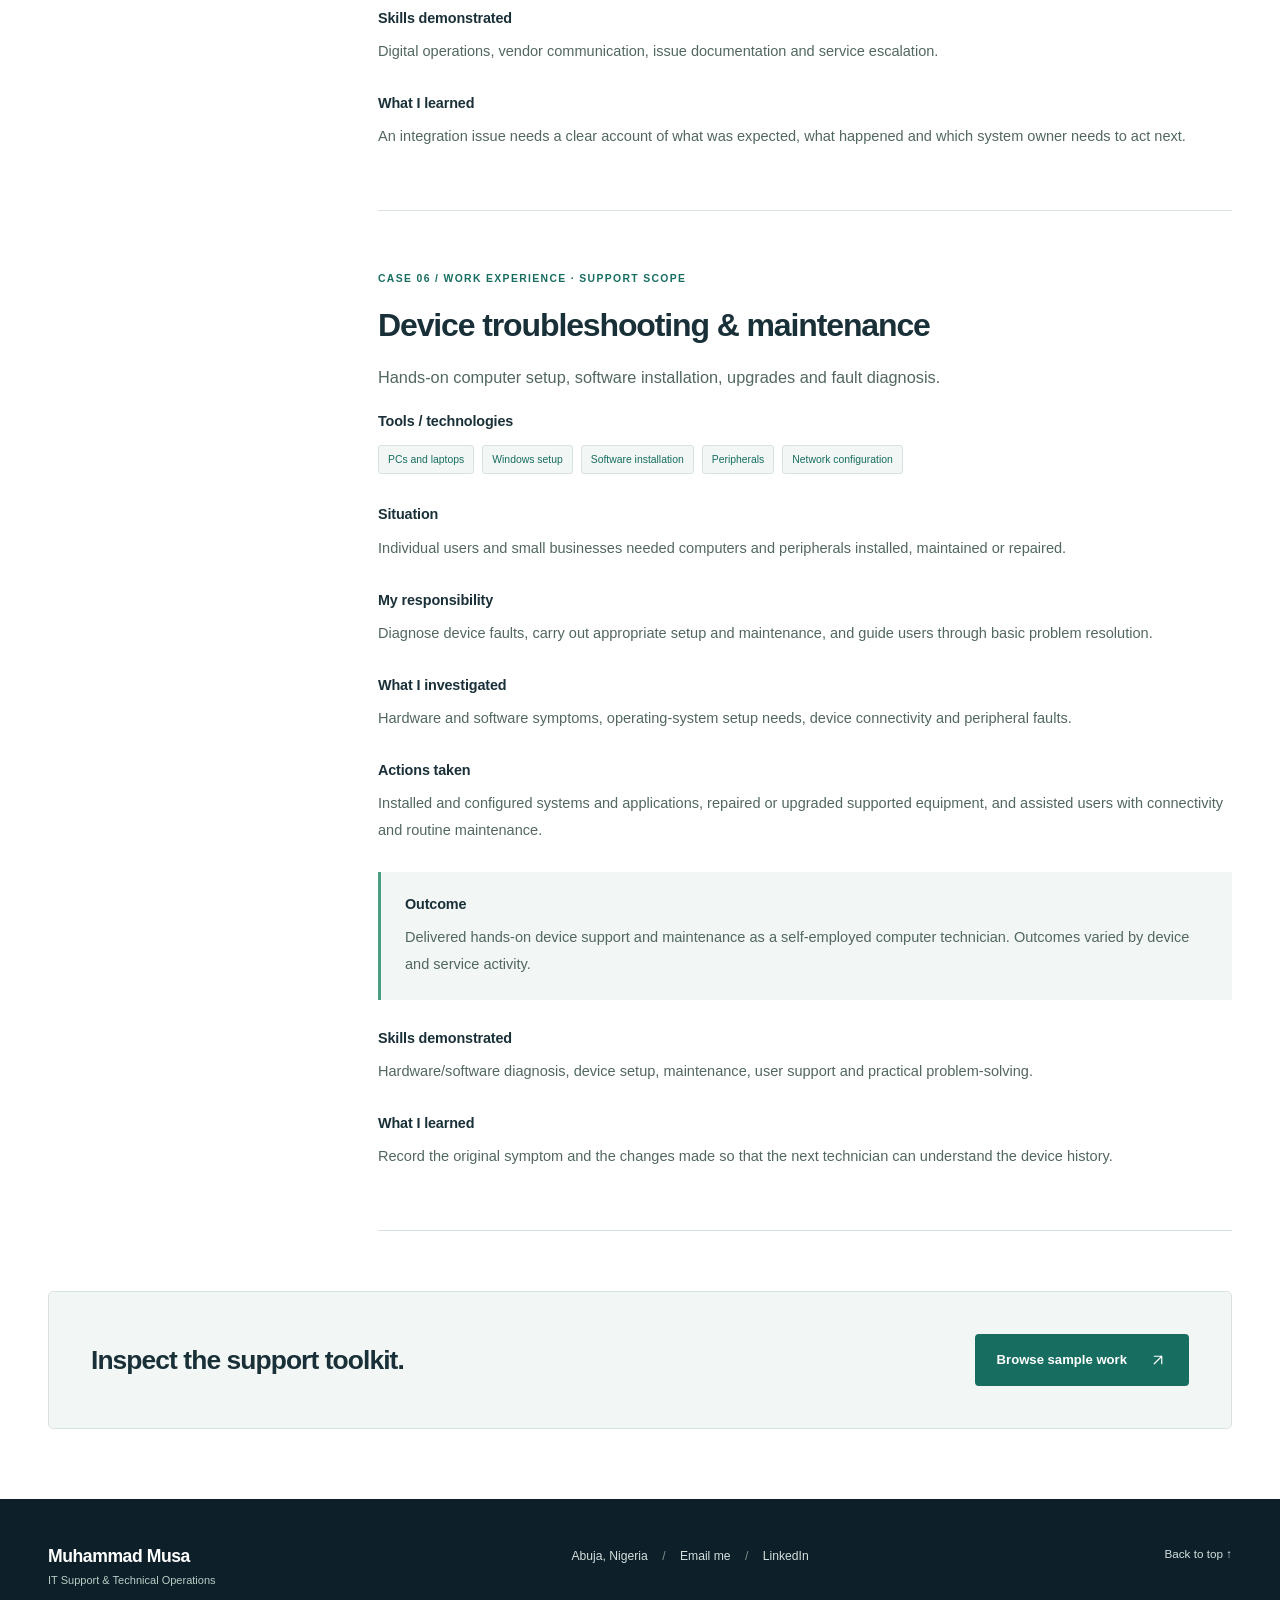
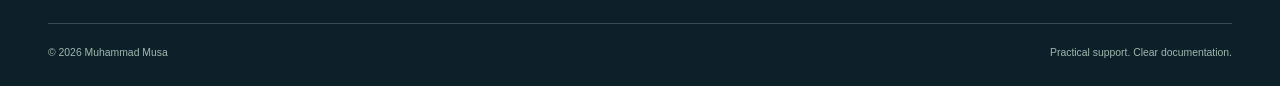
<file: projects.html>
<!doctype html>
<html lang="en"><head><meta charset="utf-8"><meta name="viewport" content="width=device-width,initial-scale=1">
<title>Case Studies | Muhammad Musa</title><meta name="description" content="IT support case studies and a TS Academy team training project, with practical troubleshooting, workplace systems and backend-development learning."><meta name="theme-color" content="#102b35">
<meta property="og:type" content="website"><meta property="og:site_name" content="Muhammad Musa"><meta property="og:title" content="Case Studies | Muhammad Musa"><meta property="og:description" content="IT support case studies and a TS Academy team training project, with practical troubleshooting, workplace systems and backend-development learning.">
<meta property="og:image" content="https://mistamuhammad.github.io/tech/assets/images/social-preview.png"><meta property="og:image:width" content="1200"><meta property="og:image:height" content="630"><meta property="og:image:alt" content="Muhammad Musa — IT Support and Technical Operations">
<meta name="twitter:card" content="summary_large_image"><meta name="twitter:title" content="Case Studies | Muhammad Musa"><meta name="twitter:description" content="IT support case studies and a TS Academy team training project, with practical troubleshooting, workplace systems and backend-development learning."><meta name="twitter:image" content="https://mistamuhammad.github.io/tech/assets/images/social-preview.png">
<!-- DEPLOYMENT_META_START --><link rel="canonical" href="https://mistamuhammad.github.io/tech/projects.html"><meta property="og:url" content="https://mistamuhammad.github.io/tech/projects.html"><!-- DEPLOYMENT_META_END -->
<link rel="icon" href="favicon.ico?v=1" sizes="any"><link rel="icon" href="assets/icons/favicon.svg?v=1" type="image/svg+xml"><link rel="icon" href="assets/icons/favicon-32x32.png?v=1" type="image/png" sizes="32x32"><link rel="icon" href="assets/icons/favicon-16x16.png?v=1" type="image/png" sizes="16x16"><link rel="apple-touch-icon" href="assets/icons/apple-touch-icon.png?v=1" sizes="180x180"><link rel="manifest" href="site.webmanifest">
<link rel="stylesheet" href="styles.css?v=2"><script src="script.js?v=2" defer></script>
</head><body><a class="skip-link" href="#main">Skip to content</a><header class="site-header"><div class="nav-wrap"><a class="brand" href="index.html" aria-label="Muhammad Musa, home"><span class="brand-mark">MM<span></span></span><span>Muhammad Musa<span class="brand-sub">IT SUPPORT & OPERATIONS</span></span></a>
<button class="menu-toggle" type="button" aria-controls="site-nav" aria-expanded="false"><span class="menu-label">Menu</span><svg viewBox="0 0 24 24" width="22" height="22" fill="none" stroke="currentColor" aria-hidden="true"><path d="M3 7h18M3 12h18M3 17h18"/></svg></button>
<nav id="site-nav" aria-label="Main navigation"><a href="index.html#about">About</a><a href="index.html#experience">Experience</a><a href="projects.html" aria-current="page">Case studies</a><a href="samples.html" >Sample work</a><a class="nav-contact" href="index.html#contact">Let’s talk <svg class="icon " viewBox="0 0 24 24" fill="none" stroke="currentColor" stroke-width="1.6" stroke-linecap="round" stroke-linejoin="round" aria-hidden="true"><path d="M7 17 17 7M7 7h10v10"/></svg></a></nav></div></header><main id="main"><section class="page-intro"><div class="container"><p class="eyebrow section-index">PROJECTS &amp; CASE STUDIES</p><h1>Technical problems.<br><span>A practical approach.</span></h1><p>Six anonymised workplace case studies and a TS Academy team training project. Each entry makes the context, responsibility and documented outcome clear.</p><a class="text-link" href="samples.html">Looking for downloadable samples? Explore the sample library <svg class="icon " viewBox="0 0 24 24" fill="none" stroke="currentColor" stroke-width="1.6" stroke-linecap="round" stroke-linejoin="round" aria-hidden="true"><path d="M7 17 17 7M7 7h10v10"/></svg></a></div></section><div class="container case-layout"><nav class="case-nav" aria-label="Case study navigation"><a href="#ts-academy-hr-payroll"><span>TP</span>TS Academy team project</a><a href="#office-network"><span>01</span>Office network &amp; systems support</a><a href="#website-domain"><span>02</span>Website &amp; domain investigation</a><a href="#cctv-storage"><span>03</span>CCTV recording &amp; storage diagnostics</a><a href="#workplace-support"><span>04</span>Microsoft 365 &amp; workplace support</a><a href="#business-systems"><span>05</span>Business systems &amp; integration support</a><a href="#device-support"><span>06</span>Device troubleshooting &amp; maintenance</a></nav><div class="case-studies"><article class="case-study training-project-detail" id="ts-academy-hr-payroll"><p class="eyebrow">TEAM TRAINING PROJECT / TS ACADEMY</p><h2>HR &amp; Payroll Management System</h2><p class="case-lead">A team project associated with my completed Backend Development programme at TS Academy.</p><ul class="tag-list"><li>Team training project</li><li>Backend API</li><li>Node.js</li><li>MongoDB</li></ul><section class="case-field"><h3>Project overview</h3><p>The repository describes an API covering employee onboarding, access by role, attendance, departments and payroll.</p></section><section class="case-field"><h3>My contribution</h3><p>I participated actively in this group project as part of my Backend Development training at TS Academy.</p></section><section class="case-field"><h3>Repository and attribution</h3><p>The shared repository is maintained under Tonylinks. I participated in the project but am not listed as a GitHub collaborator.</p><a class="text-link" href="https://github.com/Tonylinks/HR-and-Payroll-Management-System" target="_blank" rel="noopener noreferrer">View shared repository <svg class="icon" viewBox="0 0 24 24" fill="none" stroke="currentColor" stroke-width="1.6" stroke-linecap="round" stroke-linejoin="round" aria-hidden="true"><path d="M7 17 17 7M7 7h10v10"/></svg></a></section><section class="case-field outcome"><h3>Training outcome</h3><p>Completed TS Academy’s three-month Backend Development programme, certified on 10 August 2026.</p><a class="text-link certificate-link" href="assets/documents/certificates/TS_Academy_Backend_Development_Certificate.pdf" target="_blank" rel="noopener noreferrer">View supplied certificate <svg class="icon" viewBox="0 0 24 24" fill="none" stroke="currentColor" stroke-width="1.6" stroke-linecap="round" stroke-linejoin="round" aria-hidden="true"><path d="M7 17 17 7M7 7h10v10"/></svg></a></section><section class="case-field"><h3>Skills context</h3><p>Applied backend-development learning and collaboration within a project team.</p></section></article><article class="case-study" id="office-network"><p class="eyebrow">CASE 01 / Work experience · Support scope</p><h2>Office network &amp; systems support</h2><p class="case-lead">Supporting a multi-device workplace across Windows, domain-connected systems and office connectivity.</p><h3>Tools / technologies</h3><ul class="tag-list"><li>Windows Server 2022</li><li>Windows</li><li>Domain-connected workstations</li><li>Satellite internet</li><li>Mesh Wi-Fi</li></ul><section class="case-field "><h3>Situation</h3><p>An office environment used Windows Server 2022, domain-connected workstations, satellite internet, mesh Wi-Fi and wireless access equipment.</p></section><section class="case-field "><h3>My responsibility</h3><p>Support users, workstations and office connectivity, and coordinate technical follow-up when an issue required further assistance.</p></section><section class="case-field "><h3>What I investigated</h3><p>Workstation connectivity, user access and device connection issues across the office network. The support scope covered the server/client environment and the internet and Wi-Fi equipment used by staff.</p></section><section class="case-field "><h3>Actions taken</h3><p>Provided day-to-day troubleshooting and device support, considered how workstation and connectivity symptoms related to the wider environment, and coordinated escalation and vendor support where required.</p></section><section class="case-field outcome"><h3>Outcome</h3><p>Provided ongoing user and systems support in a mixed office-network environment. This case describes the support scope rather than a single completed infrastructure upgrade.</p></section><section class="case-field "><h3>Skills demonstrated</h3><p>Network diagnostics, systems thinking, user support, escalation and technical communication.</p></section><section class="case-field "><h3>What I learned</h3><p>A useful support record separates the affected device, the service involved and the observed symptom before deciding on the next action.</p></section></article><article class="case-study" id="website-domain"><p class="eyebrow">CASE 02 / Work experience · Investigation</p><h2>Website &amp; domain investigation</h2><p class="case-lead">Investigating a business website reported as “Domain not working” across hosting, DNS and redirects.</p><h3>Tools / technologies</h3><ul class="tag-list"><li>Hostinger</li><li>Cloudflare</li><li>DNS</li><li>Redirects</li><li>.htaccess</li></ul><section class="case-field "><h3>Situation</h3><p>A business website was reported as unavailable, with a domain-related error.</p></section><section class="case-field "><h3>My responsibility</h3><p>Investigate the hosting and domain configuration and identify possible causes for technical follow-up.</p></section><section class="case-field "><h3>What I investigated</h3><p>Hosting status, DNS and Cloudflare configuration, and the possibility of unexpected redirect behaviour involving .htaccess.</p></section><section class="case-field "><h3>Actions taken</h3><p>Reviewed the reported hosting error and available domain configuration, and considered the relationship between DNS, the hosting service and redirect rules.</p></section><section class="case-field outcome"><h3>Outcome</h3><p>The investigation narrowed the areas requiring technical follow-up. A completed restoration is not confirmed in the available record.</p></section><section class="case-field "><h3>Skills demonstrated</h3><p>Structured troubleshooting, DNS fundamentals, hosting support and documentation.</p></section><section class="case-field "><h3>What I learned</h3><p>Record the observed error separately from a suspected cause. A redirect hypothesis should be verified before it is presented as a diagnosis.</p></section></article><article class="case-study" id="cctv-storage"><p class="eyebrow">CASE 03 / Work experience · Diagnosis</p><h2>CCTV recording &amp; storage diagnostics</h2><p class="case-lead">Checking DVR configuration and storage availability when recordings could not be retrieved.</p><h3>Tools / technologies</h3><ul class="tag-list"><li>DVR interface</li><li>Storage checks</li><li>Physical inspection</li><li>Vendor coordination</li></ul><section class="case-field "><h3>Situation</h3><p>An office surveillance system did not have the expected recordings available.</p></section><section class="case-field "><h3>My responsibility</h3><p>Check the recording system and storage status and coordinate technical follow-up.</p></section><section class="case-field "><h3>What I investigated</h3><p>DVR recording settings and storage availability, followed by a physical inspection of the recording hardware.</p></section><section class="case-field "><h3>Actions taken</h3><p>Reviewed the DVR configuration, checked whether recording storage was available and coordinated the next technical steps with a service provider.</p></section><section class="case-field outcome"><h3>Outcome</h3><p>The checks identified a storage-availability problem and enabled appropriate technical follow-up. Restoration of recording is not documented here.</p></section><section class="case-field "><h3>Skills demonstrated</h3><p>Hardware diagnostics, evidence-based troubleshooting, vendor coordination and concise reporting.</p></section><section class="case-field "><h3>What I learned</h3><p>Storage availability is a distinct check from camera connectivity. A visible camera feed does not by itself confirm that footage is being recorded.</p></section></article><article class="case-study" id="workplace-support"><p class="eyebrow">CASE 04 / Work experience · Support scope</p><h2>Microsoft 365 &amp; workplace support</h2><p class="case-lead">Supporting workplace tools, accounts and devices while communicating clearly with users.</p><h3>Tools / technologies</h3><ul class="tag-list"><li>Microsoft 365 / Office 365</li><li>Windows</li><li>Word</li><li>Excel</li><li>PowerPoint</li></ul><section class="case-field "><h3>Situation</h3><p>Staff relied on Windows devices and Microsoft workplace applications for routine business activities.</p></section><section class="case-field "><h3>My responsibility</h3><p>Provide hardware, software, account and access support, and escalate issues outside the immediate support scope.</p></section><section class="case-field "><h3>What I investigated</h3><p>User-reported device and software issues, account/access problems and the operational context of affected tasks.</p></section><section class="case-field "><h3>Actions taken</h3><p>Provided troubleshooting and user assistance, supported Microsoft 365-related administration and access, and recorded or escalated issues that needed additional technical input.</p></section><section class="case-field outcome"><h3>Outcome</h3><p>Supported staff using workplace technology and coordinated follow-up for complex incidents. No tenant-wide migration or advanced identity-engineering project is claimed.</p></section><section class="case-field "><h3>Skills demonstrated</h3><p>User communication, application support, access support, troubleshooting and escalation.</p></section><section class="case-field "><h3>What I learned</h3><p>Clear user communication should describe the issue, the next check and the expected follow-up without unnecessary technical language.</p></section></article><article class="case-study" id="business-systems"><p class="eyebrow">CASE 05 / Work experience · Support scope</p><h2>Business systems &amp; integration support</h2><p class="case-lead">Supporting SaaS processes, DNS/email infrastructure and third-party software integrations.</p><h3>Tools / technologies</h3><ul class="tag-list"><li>SaaS platforms</li><li>Cloud-based processes</li><li>DNS</li><li>Email infrastructure</li></ul><section class="case-field "><h3>Situation</h3><p>Business operations depended on connected digital systems and third-party platforms.</p></section><section class="case-field "><h3>My responsibility</h3><p>Support system implementations and investigate operational problems, with documentation and escalation where required.</p></section><section class="case-field "><h3>What I investigated</h3><p>DNS/email-related service issues, software integrations and third-party platform behaviour within the support remit.</p></section><section class="case-field "><h3>Actions taken</h3><p>Documented technical issues, coordinated resolution with the appropriate technical contacts and escalated identified vulnerabilities.</p></section><section class="case-field outcome"><h3>Outcome</h3><p>Provided digital-systems support and a documented path for technical follow-up. No specific integration recovery or measured availability improvement is asserted.</p></section><section class="case-field "><h3>Skills demonstrated</h3><p>Digital operations, vendor communication, issue documentation and service escalation.</p></section><section class="case-field "><h3>What I learned</h3><p>An integration issue needs a clear account of what was expected, what happened and which system owner needs to act next.</p></section></article><article class="case-study" id="device-support"><p class="eyebrow">CASE 06 / Work experience · Support scope</p><h2>Device troubleshooting &amp; maintenance</h2><p class="case-lead">Hands-on computer setup, software installation, upgrades and fault diagnosis.</p><h3>Tools / technologies</h3><ul class="tag-list"><li>PCs and laptops</li><li>Windows setup</li><li>Software installation</li><li>Peripherals</li><li>Network configuration</li></ul><section class="case-field "><h3>Situation</h3><p>Individual users and small businesses needed computers and peripherals installed, maintained or repaired.</p></section><section class="case-field "><h3>My responsibility</h3><p>Diagnose device faults, carry out appropriate setup and maintenance, and guide users through basic problem resolution.</p></section><section class="case-field "><h3>What I investigated</h3><p>Hardware and software symptoms, operating-system setup needs, device connectivity and peripheral faults.</p></section><section class="case-field "><h3>Actions taken</h3><p>Installed and configured systems and applications, repaired or upgraded supported equipment, and assisted users with connectivity and routine maintenance.</p></section><section class="case-field outcome"><h3>Outcome</h3><p>Delivered hands-on device support and maintenance as a self-employed computer technician. Outcomes varied by device and service activity.</p></section><section class="case-field "><h3>Skills demonstrated</h3><p>Hardware/software diagnosis, device setup, maintenance, user support and practical problem-solving.</p></section><section class="case-field "><h3>What I learned</h3><p>Record the original symptom and the changes made so that the next technician can understand the device history.</p></section></article></div></div><section class="container page-cta"><h2>Inspect the support toolkit.</h2><a class="button primary" href="samples.html">Browse sample work <svg class="icon " viewBox="0 0 24 24" fill="none" stroke="currentColor" stroke-width="1.6" stroke-linecap="round" stroke-linejoin="round" aria-hidden="true"><path d="M7 17 17 7M7 7h10v10"/></svg></a></section></main><footer class="site-footer"><div class="container footer-inner"><a class="footer-name" href="index.html">Muhammad Musa<span>IT Support & Technical Operations</span></a><p>Abuja, Nigeria <span class="footer-dot">/</span> <a href="mailto:muhammad.musa4rl@gmail.com">Email me</a> <span class="footer-dot">/</span> <a href="https://www.linkedin.com/in/muhammad-musa-0a37081aa/" target="_blank" rel="noopener noreferrer">LinkedIn</a></p><a class="back-top" href="#main">Back to top ↑</a></div><div class="container footer-bottom"><span>© <span data-year>2026</span> Muhammad Musa</span><span>Practical support. Clear documentation.</span></div></footer></body></html>
</file>
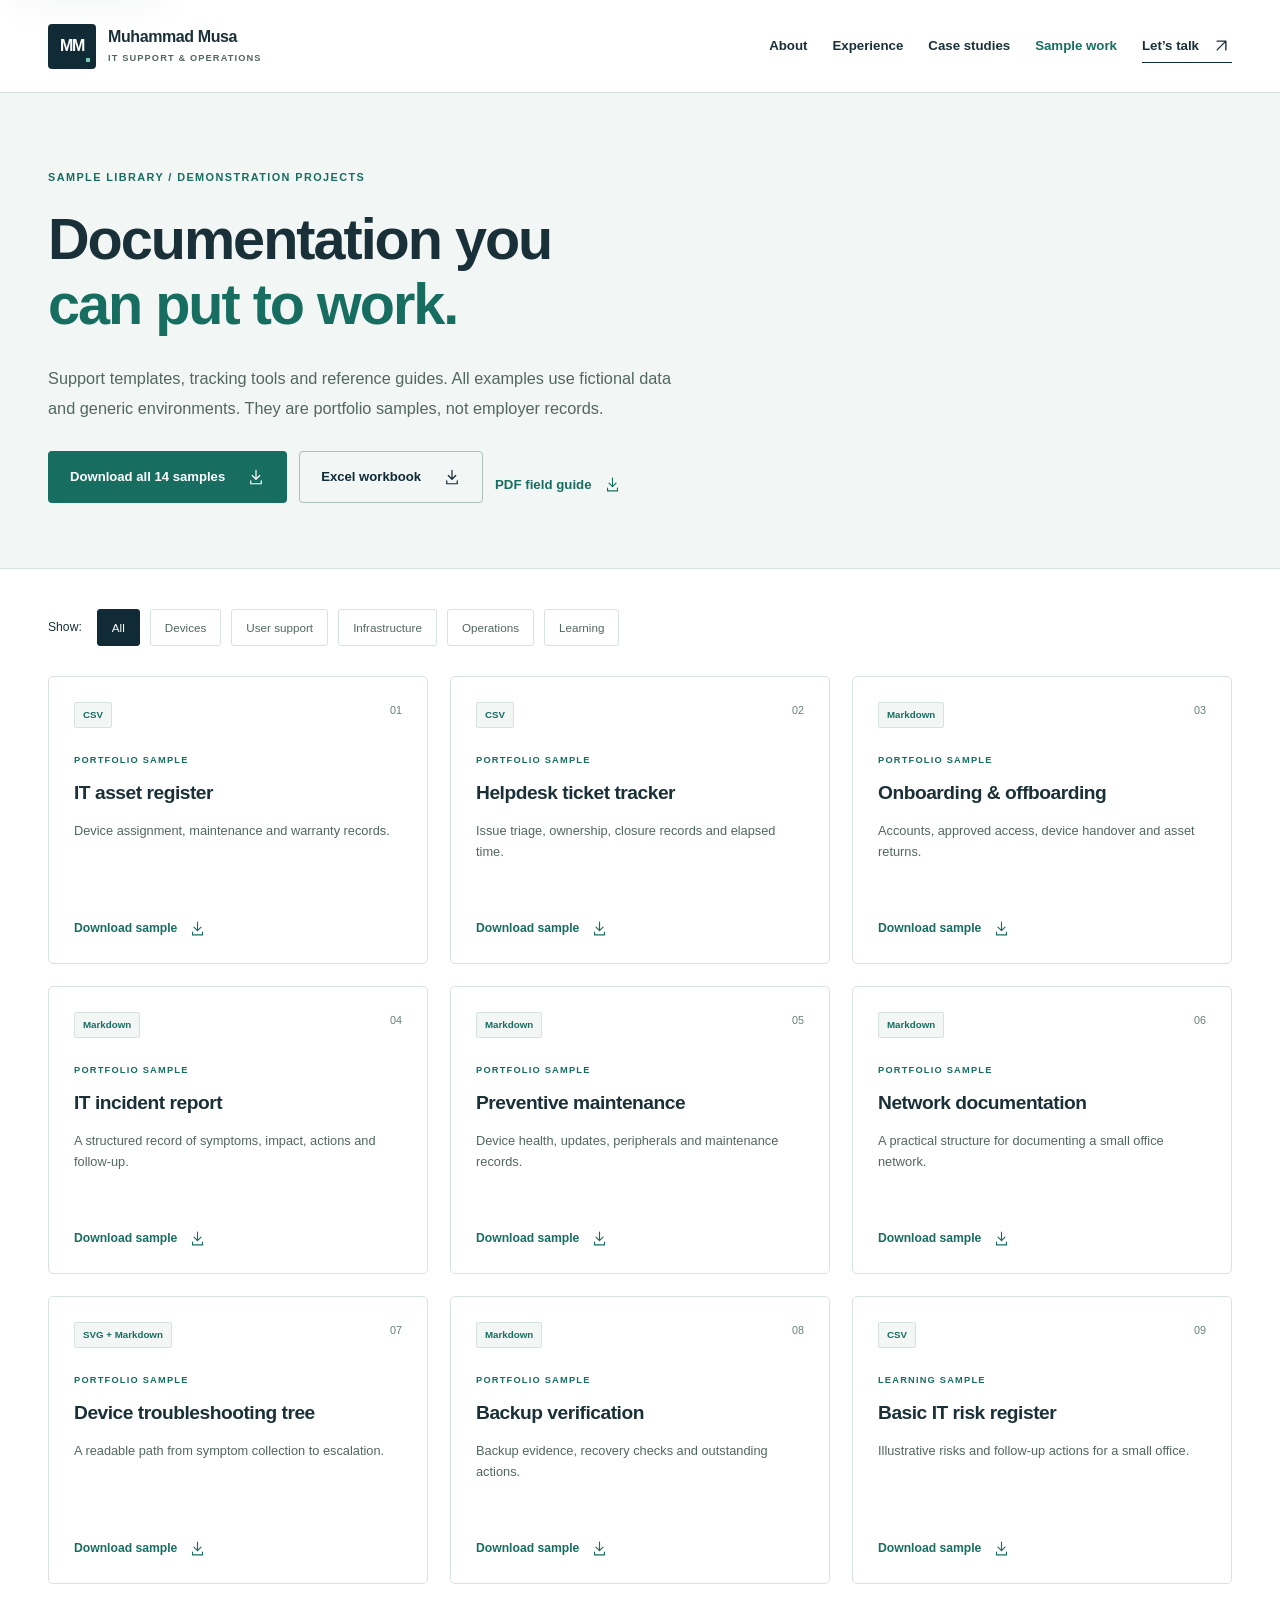
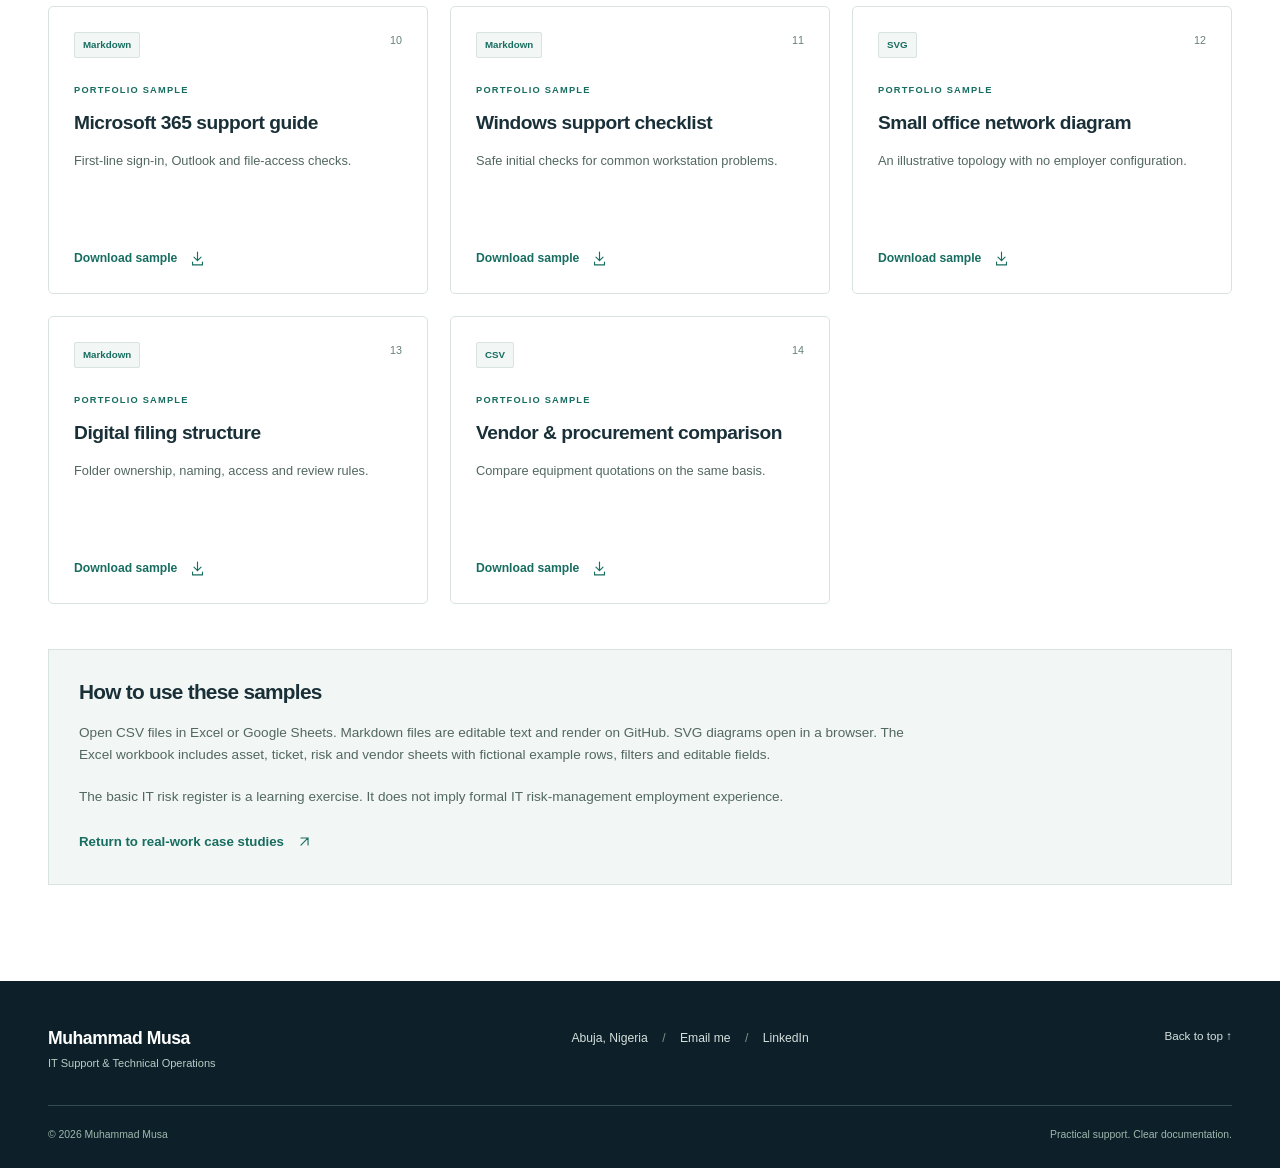
<file: samples.html>
<!doctype html>
<html lang="en"><head><meta charset="utf-8"><meta name="viewport" content="width=device-width,initial-scale=1">
<title>Sample Work | Muhammad Musa</title><meta name="description" content="Fourteen downloadable IT support portfolio samples, with fictional data: asset records, helpdesk tickets, checklists, support guides and a small-office network diagram."><meta name="theme-color" content="#102b35">
<meta property="og:type" content="website"><meta property="og:site_name" content="Muhammad Musa"><meta property="og:title" content="Sample Work | Muhammad Musa"><meta property="og:description" content="Fourteen downloadable IT support portfolio samples, with fictional data: asset records, helpdesk tickets, checklists, support guides and a small-office network diagram.">
<meta property="og:image" content="https://mistamuhammad.github.io/tech/assets/images/social-preview.png"><meta property="og:image:width" content="1200"><meta property="og:image:height" content="630"><meta property="og:image:alt" content="Muhammad Musa — IT Support and Technical Operations">
<meta name="twitter:card" content="summary_large_image"><meta name="twitter:title" content="Sample Work | Muhammad Musa"><meta name="twitter:description" content="Fourteen downloadable IT support portfolio samples, with fictional data: asset records, helpdesk tickets, checklists, support guides and a small-office network diagram."><meta name="twitter:image" content="https://mistamuhammad.github.io/tech/assets/images/social-preview.png">
<!-- DEPLOYMENT_META_START --><link rel="canonical" href="https://mistamuhammad.github.io/tech/samples.html"><meta property="og:url" content="https://mistamuhammad.github.io/tech/samples.html"><!-- DEPLOYMENT_META_END -->
<link rel="icon" href="favicon.ico?v=1" sizes="any"><link rel="icon" href="assets/icons/favicon.svg?v=1" type="image/svg+xml"><link rel="icon" href="assets/icons/favicon-32x32.png?v=1" type="image/png" sizes="32x32"><link rel="icon" href="assets/icons/favicon-16x16.png?v=1" type="image/png" sizes="16x16"><link rel="apple-touch-icon" href="assets/icons/apple-touch-icon.png?v=1" sizes="180x180"><link rel="manifest" href="site.webmanifest">
<link rel="stylesheet" href="styles.css?v=2"><script src="script.js?v=2" defer></script>
</head><body><a class="skip-link" href="#main">Skip to content</a><header class="site-header"><div class="nav-wrap"><a class="brand" href="index.html" aria-label="Muhammad Musa, home"><span class="brand-mark">MM<span></span></span><span>Muhammad Musa<span class="brand-sub">IT SUPPORT & OPERATIONS</span></span></a>
<button class="menu-toggle" type="button" aria-controls="site-nav" aria-expanded="false"><span class="menu-label">Menu</span><svg viewBox="0 0 24 24" width="22" height="22" fill="none" stroke="currentColor" aria-hidden="true"><path d="M3 7h18M3 12h18M3 17h18"/></svg></button>
<nav id="site-nav" aria-label="Main navigation"><a href="index.html#about">About</a><a href="index.html#experience">Experience</a><a href="projects.html" >Case studies</a><a href="samples.html" aria-current="page">Sample work</a><a class="nav-contact" href="index.html#contact">Let’s talk <svg class="icon " viewBox="0 0 24 24" fill="none" stroke="currentColor" stroke-width="1.6" stroke-linecap="round" stroke-linejoin="round" aria-hidden="true"><path d="M7 17 17 7M7 7h10v10"/></svg></a></nav></div></header><main id="main"><section class="page-intro"><div class="container"><p class="eyebrow section-index">SAMPLE LIBRARY / DEMONSTRATION PROJECTS</p><h1>Documentation you<br><span>can put to work.</span></h1><p>Support templates, tracking tools and reference guides. All examples use fictional data and generic environments. They are portfolio samples, not employer records.</p><div class="hero-actions"><a class="button primary" href="assets/documents/IT_Support_Portfolio_Samples.zip" download>Download all 14 samples <svg class="icon " viewBox="0 0 24 24" fill="none" stroke="currentColor" stroke-width="1.6" stroke-linecap="round" stroke-linejoin="round" aria-hidden="true"><path d="M12 3v12m-5-5 5 5 5-5M5 17v4h14v-4"/></svg></a><a class="button secondary" href="assets/documents/IT_Support_Sample_Workbook.xlsx" download>Excel workbook <svg class="icon " viewBox="0 0 24 24" fill="none" stroke="currentColor" stroke-width="1.6" stroke-linecap="round" stroke-linejoin="round" aria-hidden="true"><path d="M12 3v12m-5-5 5 5 5-5M5 17v4h14v-4"/></svg></a><a class="text-link" href="assets/documents/IT_Support_Field_Guide.pdf" download>PDF field guide <svg class="icon " viewBox="0 0 24 24" fill="none" stroke="currentColor" stroke-width="1.6" stroke-linecap="round" stroke-linejoin="round" aria-hidden="true"><path d="M12 3v12m-5-5 5 5 5-5M5 17v4h14v-4"/></svg></a></div></div></section><section class="section sample-library"><div class="container"><div class="filter-bar" aria-label="Filter portfolio samples" hidden><span>Show:</span><button class="filter-button active" type="button" data-filter="All" aria-pressed="true">All</button><button class="filter-button " type="button" data-filter="Devices" aria-pressed="false">Devices</button><button class="filter-button " type="button" data-filter="User support" aria-pressed="false">User support</button><button class="filter-button " type="button" data-filter="Infrastructure" aria-pressed="false">Infrastructure</button><button class="filter-button " type="button" data-filter="Operations" aria-pressed="false">Operations</button><button class="filter-button " type="button" data-filter="Learning" aria-pressed="false">Learning</button></div><p class="sr-only" role="status" id="filter-status" aria-live="polite">14 samples</p><div class="samples-grid"><article class="sample-card" data-category="Devices"><div class="sample-card-top"><span class="file-tag">CSV</span><span class="sample-number">01</span></div><p class="eyebrow">Portfolio sample</p><h2>IT asset register</h2><p>Device assignment, maintenance and warranty records.</p><a class="text-link" href="projects/samples/01_IT_Asset_Register.csv" download>Download sample <svg class="icon " viewBox="0 0 24 24" fill="none" stroke="currentColor" stroke-width="1.6" stroke-linecap="round" stroke-linejoin="round" aria-hidden="true"><path d="M12 3v12m-5-5 5 5 5-5M5 17v4h14v-4"/></svg></a></article><article class="sample-card" data-category="User support"><div class="sample-card-top"><span class="file-tag">CSV</span><span class="sample-number">02</span></div><p class="eyebrow">Portfolio sample</p><h2>Helpdesk ticket tracker</h2><p>Issue triage, ownership, closure records and elapsed time.</p><a class="text-link" href="projects/samples/02_Helpdesk_Ticket_Tracker.csv" download>Download sample <svg class="icon " viewBox="0 0 24 24" fill="none" stroke="currentColor" stroke-width="1.6" stroke-linecap="round" stroke-linejoin="round" aria-hidden="true"><path d="M12 3v12m-5-5 5 5 5-5M5 17v4h14v-4"/></svg></a></article><article class="sample-card" data-category="Operations"><div class="sample-card-top"><span class="file-tag">Markdown</span><span class="sample-number">03</span></div><p class="eyebrow">Portfolio sample</p><h2>Onboarding &amp; offboarding</h2><p>Accounts, approved access, device handover and asset returns.</p><a class="text-link" href="projects/samples/03_Onboarding_Offboarding_Checklist.md" download>Download sample <svg class="icon " viewBox="0 0 24 24" fill="none" stroke="currentColor" stroke-width="1.6" stroke-linecap="round" stroke-linejoin="round" aria-hidden="true"><path d="M12 3v12m-5-5 5 5 5-5M5 17v4h14v-4"/></svg></a></article><article class="sample-card" data-category="Operations"><div class="sample-card-top"><span class="file-tag">Markdown</span><span class="sample-number">04</span></div><p class="eyebrow">Portfolio sample</p><h2>IT incident report</h2><p>A structured record of symptoms, impact, actions and follow-up.</p><a class="text-link" href="projects/samples/04_IT_Incident_Report_Template.md" download>Download sample <svg class="icon " viewBox="0 0 24 24" fill="none" stroke="currentColor" stroke-width="1.6" stroke-linecap="round" stroke-linejoin="round" aria-hidden="true"><path d="M12 3v12m-5-5 5 5 5-5M5 17v4h14v-4"/></svg></a></article><article class="sample-card" data-category="Devices"><div class="sample-card-top"><span class="file-tag">Markdown</span><span class="sample-number">05</span></div><p class="eyebrow">Portfolio sample</p><h2>Preventive maintenance</h2><p>Device health, updates, peripherals and maintenance records.</p><a class="text-link" href="projects/samples/05_Preventive_Maintenance_Checklist.md" download>Download sample <svg class="icon " viewBox="0 0 24 24" fill="none" stroke="currentColor" stroke-width="1.6" stroke-linecap="round" stroke-linejoin="round" aria-hidden="true"><path d="M12 3v12m-5-5 5 5 5-5M5 17v4h14v-4"/></svg></a></article><article class="sample-card" data-category="Infrastructure"><div class="sample-card-top"><span class="file-tag">Markdown</span><span class="sample-number">06</span></div><p class="eyebrow">Portfolio sample</p><h2>Network documentation</h2><p>A practical structure for documenting a small office network.</p><a class="text-link" href="projects/samples/06_Network_Documentation_Template.md" download>Download sample <svg class="icon " viewBox="0 0 24 24" fill="none" stroke="currentColor" stroke-width="1.6" stroke-linecap="round" stroke-linejoin="round" aria-hidden="true"><path d="M12 3v12m-5-5 5 5 5-5M5 17v4h14v-4"/></svg></a></article><article class="sample-card" data-category="Devices"><div class="sample-card-top"><span class="file-tag">SVG + Markdown</span><span class="sample-number">07</span></div><p class="eyebrow">Portfolio sample</p><h2>Device troubleshooting tree</h2><p>A readable path from symptom collection to escalation.</p><a class="text-link" href="projects/samples/07_Device_Troubleshooting_Decision_Tree.svg" download>Download sample <svg class="icon " viewBox="0 0 24 24" fill="none" stroke="currentColor" stroke-width="1.6" stroke-linecap="round" stroke-linejoin="round" aria-hidden="true"><path d="M12 3v12m-5-5 5 5 5-5M5 17v4h14v-4"/></svg></a></article><article class="sample-card" data-category="Operations"><div class="sample-card-top"><span class="file-tag">Markdown</span><span class="sample-number">08</span></div><p class="eyebrow">Portfolio sample</p><h2>Backup verification</h2><p>Backup evidence, recovery checks and outstanding actions.</p><a class="text-link" href="projects/samples/08_Backup_Verification_Checklist.md" download>Download sample <svg class="icon " viewBox="0 0 24 24" fill="none" stroke="currentColor" stroke-width="1.6" stroke-linecap="round" stroke-linejoin="round" aria-hidden="true"><path d="M12 3v12m-5-5 5 5 5-5M5 17v4h14v-4"/></svg></a></article><article class="sample-card" data-category="Learning"><div class="sample-card-top"><span class="file-tag">CSV</span><span class="sample-number">09</span></div><p class="eyebrow">Learning sample</p><h2>Basic IT risk register</h2><p>Illustrative risks and follow-up actions for a small office.</p><a class="text-link" href="projects/samples/09_Basic_IT_Risk_Register.csv" download>Download sample <svg class="icon " viewBox="0 0 24 24" fill="none" stroke="currentColor" stroke-width="1.6" stroke-linecap="round" stroke-linejoin="round" aria-hidden="true"><path d="M12 3v12m-5-5 5 5 5-5M5 17v4h14v-4"/></svg></a></article><article class="sample-card" data-category="User support"><div class="sample-card-top"><span class="file-tag">Markdown</span><span class="sample-number">10</span></div><p class="eyebrow">Portfolio sample</p><h2>Microsoft 365 support guide</h2><p>First-line sign-in, Outlook and file-access checks.</p><a class="text-link" href="projects/samples/10_Microsoft_365_User_Support_Guide.md" download>Download sample <svg class="icon " viewBox="0 0 24 24" fill="none" stroke="currentColor" stroke-width="1.6" stroke-linecap="round" stroke-linejoin="round" aria-hidden="true"><path d="M12 3v12m-5-5 5 5 5-5M5 17v4h14v-4"/></svg></a></article><article class="sample-card" data-category="Devices"><div class="sample-card-top"><span class="file-tag">Markdown</span><span class="sample-number">11</span></div><p class="eyebrow">Portfolio sample</p><h2>Windows support checklist</h2><p>Safe initial checks for common workstation problems.</p><a class="text-link" href="projects/samples/11_Windows_Support_Checklist.md" download>Download sample <svg class="icon " viewBox="0 0 24 24" fill="none" stroke="currentColor" stroke-width="1.6" stroke-linecap="round" stroke-linejoin="round" aria-hidden="true"><path d="M12 3v12m-5-5 5 5 5-5M5 17v4h14v-4"/></svg></a></article><article class="sample-card" data-category="Infrastructure"><div class="sample-card-top"><span class="file-tag">SVG</span><span class="sample-number">12</span></div><p class="eyebrow">Portfolio sample</p><h2>Small office network diagram</h2><p>An illustrative topology with no employer configuration.</p><a class="text-link" href="projects/samples/12_Small_Office_Network_Diagram.svg" download>Download sample <svg class="icon " viewBox="0 0 24 24" fill="none" stroke="currentColor" stroke-width="1.6" stroke-linecap="round" stroke-linejoin="round" aria-hidden="true"><path d="M12 3v12m-5-5 5 5 5-5M5 17v4h14v-4"/></svg></a></article><article class="sample-card" data-category="Operations"><div class="sample-card-top"><span class="file-tag">Markdown</span><span class="sample-number">13</span></div><p class="eyebrow">Portfolio sample</p><h2>Digital filing structure</h2><p>Folder ownership, naming, access and review rules.</p><a class="text-link" href="projects/samples/13_Digital_Filing_Structure.md" download>Download sample <svg class="icon " viewBox="0 0 24 24" fill="none" stroke="currentColor" stroke-width="1.6" stroke-linecap="round" stroke-linejoin="round" aria-hidden="true"><path d="M12 3v12m-5-5 5 5 5-5M5 17v4h14v-4"/></svg></a></article><article class="sample-card" data-category="Operations"><div class="sample-card-top"><span class="file-tag">CSV</span><span class="sample-number">14</span></div><p class="eyebrow">Portfolio sample</p><h2>Vendor &amp; procurement comparison</h2><p>Compare equipment quotations on the same basis.</p><a class="text-link" href="projects/samples/14_Vendor_Procurement_Comparison.csv" download>Download sample <svg class="icon " viewBox="0 0 24 24" fill="none" stroke="currentColor" stroke-width="1.6" stroke-linecap="round" stroke-linejoin="round" aria-hidden="true"><path d="M12 3v12m-5-5 5 5 5-5M5 17v4h14v-4"/></svg></a></article></div><aside class="sample-explainer"><h2>How to use these samples</h2><p>Open CSV files in Excel or Google Sheets. Markdown files are editable text and render on GitHub. SVG diagrams open in a browser. The Excel workbook includes asset, ticket, risk and vendor sheets with fictional example rows, filters and editable fields.</p><p>The basic IT risk register is a learning exercise. It does not imply formal IT risk-management employment experience.</p><a class="text-link" href="projects.html">Return to real-work case studies <svg class="icon " viewBox="0 0 24 24" fill="none" stroke="currentColor" stroke-width="1.6" stroke-linecap="round" stroke-linejoin="round" aria-hidden="true"><path d="M7 17 17 7M7 7h10v10"/></svg></a></aside></div></section></main><footer class="site-footer"><div class="container footer-inner"><a class="footer-name" href="index.html">Muhammad Musa<span>IT Support & Technical Operations</span></a><p>Abuja, Nigeria <span class="footer-dot">/</span> <a href="mailto:muhammad.musa4rl@gmail.com">Email me</a> <span class="footer-dot">/</span> <a href="https://www.linkedin.com/in/muhammad-musa-0a37081aa/" target="_blank" rel="noopener noreferrer">LinkedIn</a></p><a class="back-top" href="#main">Back to top ↑</a></div><div class="container footer-bottom"><span>© <span data-year>2026</span> Muhammad Musa</span><span>Practical support. Clear documentation.</span></div></footer></body></html>
</file>
<file: styles.css>
:root{--navy:#102b35;--navy-deep:#0d202a;--teal:#176d60;--mint:#78c9b4;--paper:#fff;--soft:#f2f6f4;--line:#d9e3de;--ink:#1a3038;--muted:#526761;--radius:8px;--max:1200px;--shadow:0 15px 45px rgba(16,43,53,.06)}
*{box-sizing:border-box}html{scroll-behavior:smooth;scroll-padding-top:100px}body{margin:0;color:var(--ink);background:var(--paper);font-family:Inter,"Segoe UI",Arial,sans-serif;font-size:16px;line-height:1.65;-webkit-font-smoothing:antialiased}button,input,textarea{font:inherit}a{color:inherit;text-decoration-thickness:1px;text-underline-offset:4px}button,a,input,textarea{-webkit-tap-highlight-color:transparent}a:hover{color:var(--teal)}button{cursor:pointer}img,svg{max-width:100%}img{display:block}h1,h2,h3,p{margin-top:0}h1,h2,h3{font-weight:600;letter-spacing:-.035em;line-height:1.15}h1{font-size:clamp(2.8rem,5vw,4.6rem)}h2{font-size:2rem}h3{font-size:1.15rem}p{margin-bottom:1.2rem}ul{padding-left:1.2rem}li+li{margin-top:.4rem}a:focus-visible,button:focus-visible,input:focus-visible,textarea:focus-visible,summary:focus-visible{outline:3px solid #168271;outline-offset:5px}button:disabled{cursor:default}::selection{background:#c6e8dc}.container{width:min(var(--max),calc(100% - 96px));margin-inline:auto}.section{padding:96px 0}.section-muted{background:var(--soft)}.muted,.small{color:var(--muted)}.small{font-size:.83rem;line-height:1.6}.icon{width:21px;height:21px;vertical-align:middle;flex-shrink:0}.sr-only{position:absolute;width:1px;height:1px;overflow:hidden;clip:rect(0,0,0,0);white-space:nowrap}.skip-link{position:fixed;top:10px;left:16px;z-index:1000;background:white;padding:12px 20px;transform:translateY(-150%);box-shadow:var(--shadow)}.skip-link:focus{transform:translateY(0)}[hidden]{display:none!important}
.site-header{position:sticky;top:0;z-index:20;background:rgba(255,255,255,.97);border-bottom:1px solid var(--line)}.nav-wrap{max-width:var(--max);width:calc(100% - 96px);margin:auto;display:flex;align-items:center;justify-content:space-between;min-height:92px;gap:30px}.brand{display:flex;align-items:center;gap:12px;text-decoration:none;font-size:1rem;line-height:1.25;font-weight:650;letter-spacing:-.025em;flex-shrink:0}.brand-sub{display:block;font-size:.58rem;letter-spacing:.12em;margin-top:6px;color:var(--muted);font-weight:550}.brand-mark{height:45px;width:48px;background:var(--navy);color:white;display:grid;place-content:center;position:relative;font-size:1rem;letter-spacing:-.08em;border-radius:4px}.brand-mark span{position:absolute;bottom:7px;right:6px;height:4px;width:4px;background:var(--mint)}#site-nav{display:flex;align-items:center;gap:25px}#site-nav a{font-size:.83rem;text-decoration:none;white-space:nowrap;font-weight:550}#site-nav a[aria-current=page]{color:var(--teal)}#site-nav .nav-contact{display:flex;gap:12px;border-bottom:1px solid var(--navy);padding:6px 0}.menu-toggle{display:none;border:1px solid var(--line);background:white;color:var(--navy);border-radius:4px;padding:8px 10px;align-items:center;gap:10px}
.eyebrow{font-size:.68rem;font-weight:650;letter-spacing:.13em;color:var(--teal);line-height:1.5;text-transform:uppercase;margin-bottom:24px}.eyebrow span{color:var(--muted);letter-spacing:.04em}.line{display:inline-block;width:30px;height:1px;background:var(--teal);vertical-align:middle;margin-right:10px}.hero{padding-top:72px;padding-bottom:76px}.hero-grid{display:grid;grid-template-columns:1.35fr 1fr;gap:80px;align-items:center}.hero-intro{font-size:1.18rem;margin-bottom:20px;color:var(--muted)}.hero h1{font-size:clamp(2.7rem,4.4vw,4.2rem);line-height:1.1;letter-spacing:-.055em;margin-bottom:26px}.hero h1 span,.page-intro h1 span{color:var(--teal)}.hero-role{font-size:1rem;font-weight:600;letter-spacing:-.015em;margin-bottom:12px}.hero-description{font-size:1.08rem;max-width:510px;color:var(--muted);line-height:1.75}.location{display:flex;align-items:center;gap:8px;font-size:.8rem;color:var(--muted);margin:22px 0}.location .icon{width:16px;height:18px}.hero-actions{display:flex;gap:12px;flex-wrap:wrap;align-items:center;margin-top:28px}.button{display:inline-flex;align-items:center;justify-content:center;gap:22px;border:1px solid transparent;padding:14px 21px;border-radius:4px;text-decoration:none;font-size:.82rem;font-weight:600;min-height:50px;transition:background .18s,transform .18s,border-color .18s}.button:hover{transform:translateY(-2px)}.primary{background:var(--teal);color:white}.primary:hover{background:#12584e;color:white}.secondary{border-color:#acbeb5;background:transparent;color:var(--navy)}.secondary:hover{background:var(--soft);border-color:var(--teal)}.light{background:white;color:var(--navy)}.light:hover{background:#d7ece4;color:var(--navy)}.button .icon{width:18px;height:18px}.hero-links{display:flex;align-items:center;gap:16px;margin-top:24px;font-size:.8rem}.hero-links span{color:#94a9a1}.hero-links a{text-decoration:none}.hero-links .icon{height:14px;width:14px}.hero-panel{background:var(--navy);color:white;padding:29px;border-radius:6px;align-self:stretch;display:flex;flex-direction:column;min-height:540px;position:relative;overflow:hidden}.panel-top{display:flex;justify-content:space-between;align-items:center}.tiny-label{font-size:.59rem;letter-spacing:.14em;color:#b4ceca}.panel-mark{font-size:.8rem;border:1px solid #5b7578;padding:3px 6px;border-radius:2px}.portrait-shell{min-height:250px;display:flex;flex:1;margin:20px -10px 16px;align-items:center;justify-content:center}.initials-avatar{width:100%;height:270px;position:relative;display:flex;align-items:center;justify-content:center;flex-direction:column;isolation:isolate}.avatar-letter{font-size:108px;font-weight:500;letter-spacing:-.12em;line-height:1;z-index:1;color:#d7e9e2}.avatar-letter span{color:#7cc7b3}.avatar-caption{font-size:.57rem;letter-spacing:.27em;margin-top:25px;color:#bdd4ce;z-index:1}.avatar-lines{position:absolute;inset:0;height:100%;width:100%;color:#345c61;z-index:-1}.profile-photo{height:290px;width:100%;object-fit:cover;border-radius:3px;object-position:50% 30%}.panel-bottom{border-top:1px solid #3c5860;padding-top:23px}.panel-bottom>span{font-size:.6rem;letter-spacing:.15em;color:#a4cfc5}.panel-bottom h2{font-size:1.33rem;line-height:1.5;letter-spacing:-.025em;margin:10px 0 12px}.panel-bottom p{font-size:.72rem;color:#bed0cc;margin:0}.focus-strip{background:var(--soft);border-top:1px solid var(--line);border-bottom:1px solid var(--line)}.focus-inner{display:flex;justify-content:space-between;align-items:center;padding-block:22px;gap:20px;font-size:.78rem;font-weight:550;color:#536c61}.focus-inner span:before{content:'+';color:var(--teal);font-size:1rem;margin-right:15px}
.section-index{margin-bottom:22px}.section-title{font-size:clamp(2rem,3.2vw,2.7rem);letter-spacing:-.045em;line-height:1.22;margin-bottom:25px}.section-heading{display:flex;justify-content:space-between;align-items:flex-end;gap:60px;margin-bottom:44px}.section-heading h2{margin-bottom:0}.section-heading>p{max-width:340px;margin:0 0 3px;color:var(--muted);font-size:.9rem}.about-grid{display:grid;grid-template-columns:1fr 1fr;gap:95px}.about-text{color:var(--muted)}.about-text p:first-child{font-size:1.08rem;color:var(--ink)}.text-link{display:inline-flex;align-items:center;gap:12px;text-decoration:none;font-size:.83rem;font-weight:600;color:var(--teal)}.text-link .icon{height:17px;width:17px}.text-link:hover{text-decoration:underline}.core-grid{display:grid;grid-template-columns:repeat(5,1fr);border-left:1px solid var(--line);border-top:1px solid var(--line)}.core-card{padding:25px 20px 22px;border-bottom:1px solid var(--line);border-right:1px solid var(--line);background:rgba(255,255,255,.35)}.core-card>.icon{color:var(--teal);width:27px;height:27px;margin-bottom:24px}.core-card h3{font-size:.97rem;line-height:1.4;letter-spacing:-.02em;min-height:42px;margin-bottom:14px}.core-card p{font-size:.78rem;color:var(--muted);line-height:1.7;margin:0}.case-grid{display:grid;grid-template-columns:repeat(2,1fr);gap:28px}.case-card{border:1px solid var(--line);border-radius:6px;overflow:hidden;background:white;transition:box-shadow .2s,transform .2s}.case-card:hover{box-shadow:var(--shadow);transform:translateY(-3px)}.case-visual{height:188px;position:relative;background:#eaf2ed;display:flex;align-items:center;justify-content:center;overflow:hidden}.case-no{position:absolute;left:25px;top:20px;font-size:.68rem;color:#627c70;letter-spacing:.08em}.case-type{position:absolute;bottom:18px;right:24px;font-size:.64rem;letter-spacing:.1em;text-transform:uppercase;font-weight:600;color:#426d5b}.case-art{width:80px;height:80px;color:#36735d;stroke-width:1}.visual-website-domain{background:#e9eef1}.visual-website-domain .case-art,.visual-website-domain .case-type{color:#496b7c}.visual-cctv-storage{background:#f0eee8}.visual-cctv-storage .case-art,.visual-cctv-storage .case-type{color:#756c4f}.visual-workplace-support{background:#e8f1ef}.case-body{padding:28px 28px 30px}.case-body .eyebrow{font-size:.6rem;margin-bottom:13px}.case-body h3{font-size:1.3rem;letter-spacing:-.025em;line-height:1.3;margin-bottom:13px}.case-body h3 a{text-decoration:none}.case-body>p:not(.eyebrow){font-size:.88rem;color:var(--muted);max-width:460px;min-height:46px}.section-bottom{display:flex;justify-content:space-between;align-items:center;gap:30px;margin-top:34px}.section-bottom p{margin:0;color:var(--muted);font-size:.83rem}.timeline-item{display:grid;grid-template-columns:240px 1fr;gap:40px;padding:30px 0;border-top:1px solid var(--line)}.timeline-item:last-child{border-bottom:1px solid var(--line)}.timeline-date{font-size:.83rem;font-weight:600;color:var(--teal);padding-top:3px}.timeline-date span{font-size:.73rem;display:block;color:var(--muted);font-weight:400;margin-top:7px;max-width:180px}.timeline-content{border-left:1px solid #bbccc4;padding-left:30px;position:relative}.timeline-content:before{content:'';position:absolute;width:7px;height:7px;background:var(--teal);left:-4px;top:8px;border-radius:50%}.employer{font-size:.78rem;font-weight:600;color:var(--muted);margin-bottom:8px}.timeline-content h3{font-size:1.19rem;letter-spacing:-.025em;line-height:1.4;max-width:700px}.timeline-content ul{font-size:.86rem;line-height:1.75;color:var(--muted);margin-bottom:0;padding-left:18px;max-width:750px}.timeline-content li+li{margin-top:6px}.sample-feature{display:grid;grid-template-columns:.9fr 1.1fr;gap:100px;align-items:start}.sample-feature>div>p:not(.eyebrow){font-size:.94rem;max-width:390px;color:var(--muted)}.sample-feature .sample-note{border-left:2px solid #b6d8c8;padding-left:16px;font-size:.78rem;line-height:1.7;margin-block:26px}.workbook-link{margin-top:18px;display:flex}.sample-list{border-top:1px solid var(--line)}.sample-row{display:flex;gap:20px;align-items:center;padding:26px 0;border-bottom:1px solid var(--line);text-decoration:none}.sample-row>span:nth-child(2){flex:1}.sample-row strong{display:block;font-size:.91rem;letter-spacing:-.015em;font-weight:600;margin-bottom:5px}.sample-row>span>span{display:block;font-size:.76rem;color:var(--muted);line-height:1.7}.sample-row>.icon{width:18px;color:var(--teal)}.sample-file{background:var(--soft);border:1px solid var(--line);width:53px;height:61px;display:grid;place-items:center;font-size:.6rem;letter-spacing:.04em;color:var(--teal);font-weight:700;border-radius:3px}
.skills-section{background:var(--navy);color:white}.skills-section .section-index{color:#8fd3c0}.skills-section .section-heading>p{color:#bed0ca}.skills-grid{display:grid;grid-template-columns:1fr 1fr;gap:40px 60px}.skill-block{border-top:1px solid #4b6569;padding-top:28px}.skill-level{font-size:.59rem;color:#98c5b9;letter-spacing:.12em;font-weight:600}.skill-block h3{font-size:1.25rem;letter-spacing:-.025em;margin-top:14px;margin-bottom:20px}.skill-block ul{list-style:none;padding:0;margin:0}.skill-block li{font-size:.85rem;color:#d0ddd8;padding-left:16px;position:relative}.skill-block li:before{content:'·';color:#80c2ad;position:absolute;left:0}.skill-block p{font-size:.74rem;color:#b3cfc5;margin-top:20px;max-width:420px}.education-grid{display:grid;grid-template-columns:1fr 1fr;gap:100px;align-items:start}.education-item{margin-top:33px}.education-item h3{font-size:1.18rem;line-height:1.4;letter-spacing:-.02em;margin-bottom:10px;max-width:430px}.education-item p{font-size:.87rem;margin-bottom:5px}.education-item .muted{font-size:.78rem}.status-pill{font-size:.55rem;letter-spacing:.12em;padding:5px 8px;display:inline-block;margin-bottom:13px;color:#176047;background:#e7f3eb;border-radius:3px;font-weight:700}.training-panel{padding:32px;background:var(--soft);border:1px solid var(--line);border-radius:6px}.training-panel h3{font-size:1.15rem;line-height:1.4;margin-bottom:10px}.training-list{list-style:none;padding:0;margin:0 0 24px}.training-list li{padding:17px 0;border-bottom:1px solid var(--line);margin:0}.training-list strong{display:block;font-size:.84rem;font-weight:600}.training-list span{display:block;font-size:.74rem;color:var(--muted);margin-top:3px}.training-panel>p{margin-bottom:0}.cv-section{padding:60px 0;background:#e4eee8}.cv-inner{display:flex;justify-content:space-between;align-items:center;gap:40px}.cv-inner h2{font-size:1.9rem;margin:10px 0 15px}.cv-inner .eyebrow{margin:0}.cv-inner p{font-size:.88rem;color:var(--muted);margin-bottom:0}.cv-updated{font-size:.75rem;display:inline-block;margin-top:7px}.contact-grid{display:grid;grid-template-columns:1fr 1fr;gap:100px}.contact-grid>div>p:not(.eyebrow){font-size:.93rem;color:var(--muted);max-width:420px}.contact-list{font-size:.85rem;margin:33px 0 0}.contact-list>div{display:grid;grid-template-columns:85px 1fr;padding:11px 0;border-bottom:1px solid var(--line);gap:12px}.contact-list dt{color:var(--muted);font-size:.76rem;padding-top:2px}.contact-list dd{margin:0;overflow-wrap:anywhere}.contact-list a{text-decoration:none}.contact-list .icon{height:14px;width:14px}.copy-email{background:var(--soft);border:1px solid var(--line);border-radius:3px;color:var(--teal);padding:2px 6px;font-size:.66rem;margin-left:5px}.contact-form-panel{padding:34px;background:var(--soft);border:1px solid var(--line);border-radius:6px}.contact-form-panel h3{font-size:1.3rem;margin-bottom:12px}.contact-form-panel>p{font-size:.84rem!important}label{font-size:.75rem;display:block;margin:18px 0 6px;font-weight:600}input,textarea{width:100%;max-width:100%;border:1px solid #bacbc1;border-radius:3px;padding:11px;background:white;color:var(--ink);font-size:.88rem}textarea{resize:vertical;min-height:130px}#contact-form .button{margin-top:18px}#contact-form>p{margin-top:16px;margin-bottom:0}.site-footer{background:var(--navy-deep);color:#d5dfdc;padding:45px 0 25px}.footer-inner{display:flex;justify-content:space-between;align-items:flex-start;gap:35px;padding-bottom:34px}.footer-name{font-size:1.1rem;text-decoration:none;line-height:1.4;color:white;font-weight:600;letter-spacing:-.025em}.footer-name span{display:block;font-size:.69rem;font-weight:400;color:#b7cdc4;letter-spacing:0;margin-top:5px}.footer-inner>p{font-size:.76rem;margin:0;line-height:2}.footer-inner p a{text-decoration:none}.footer-dot{color:#79948b;margin-inline:11px}.back-top{font-size:.73rem;text-decoration:none;white-space:nowrap}.footer-bottom{border-top:1px solid #334c53;padding-top:20px;display:flex;justify-content:space-between;gap:20px;color:#9eb8ac;font-size:.65rem}.site-footer a:hover{color:#93d6c2}
.page-intro{padding:76px 0 65px;background:var(--soft);border-bottom:1px solid var(--line)}.page-intro h1{font-size:clamp(2.6rem,4.5vw,3.9rem);line-height:1.13;margin-bottom:27px}.page-intro>.container>p:not(.eyebrow){max-width:650px;color:var(--muted);font-size:1.02rem;line-height:1.8}.page-intro .text-link{margin-top:15px}.case-layout{display:grid;grid-template-columns:260px 1fr;gap:70px;align-items:start;padding-top:65px}.case-nav{position:sticky;top:123px;border-top:1px solid var(--line)}.case-nav a{display:flex;gap:15px;text-decoration:none;border-bottom:1px solid var(--line);padding:16px 0;font-size:.75rem;line-height:1.6}.case-nav a span{font-size:.67rem;color:var(--teal);padding-top:2px}.case-study{padding:0 0 60px;margin-bottom:60px;border-bottom:1px solid var(--line);scroll-margin-top:125px}.case-study>.eyebrow{font-size:.65rem;margin-bottom:18px}.case-study h2{font-size:2rem;line-height:1.25;margin-bottom:18px}.case-lead{font-size:1.02rem;color:var(--muted);line-height:1.8}.case-study h3{font-size:.9rem;letter-spacing:-.01em;line-height:1.4;margin-bottom:10px}.case-study>.tag-list{list-style:none;padding:0;display:flex;gap:8px;flex-wrap:wrap;margin:14px 0 30px}.tag-list li{margin:0;font-size:.65rem;background:var(--soft);border:1px solid var(--line);padding:5px 9px;border-radius:3px;color:var(--teal)}.case-field{margin-top:28px}.case-field p{font-size:.91rem;line-height:1.85;color:var(--muted);margin-bottom:0}.case-field.outcome{background:var(--soft);padding:22px 24px;border-left:3px solid #4a9f81}.page-cta{background:var(--soft);border:1px solid var(--line);border-radius:5px;padding:42px;display:flex;align-items:center;justify-content:space-between;gap:30px;margin-bottom:70px}.page-cta h2{font-size:1.65rem;margin:0}.sample-library{padding-top:40px}.filter-bar{display:flex;align-items:center;gap:10px;flex-wrap:wrap;margin-bottom:30px}.filter-bar>span{font-size:.76rem;margin-right:5px}.filter-button{font-size:.73rem;border:1px solid var(--line);background:white;padding:8px 14px;border-radius:3px;color:var(--muted)}.filter-button.active{background:var(--navy);color:white;border-color:var(--navy)}.filter-button:hover{border-color:var(--teal)}.samples-grid{display:grid;grid-template-columns:repeat(3,1fr);gap:22px}.sample-card{border:1px solid var(--line);border-radius:5px;padding:25px;background:white;display:flex;flex-direction:column;min-height:288px;transition:box-shadow .2s}.sample-card:hover{box-shadow:var(--shadow)}.sample-card-top{display:flex;justify-content:space-between;margin-bottom:26px}.file-tag{font-size:.61rem;font-weight:650;color:var(--teal);background:var(--soft);padding:4px 8px;border:1px solid var(--line);border-radius:2px}.sample-number{font-size:.67rem;color:#668174}.sample-card .eyebrow{font-size:.58rem;margin:0 0 12px}.sample-card h2{font-size:1.2rem;letter-spacing:-.025em;line-height:1.35;margin-bottom:14px}.sample-card>p:not(.eyebrow){font-size:.8rem;color:var(--muted);margin-bottom:24px}.sample-card .text-link{margin-top:auto;font-size:.76rem}.sample-explainer{margin-top:45px;background:var(--soft);padding:30px;border:1px solid var(--line)}.sample-explainer h2{font-size:1.3rem;margin-bottom:18px}.sample-explainer p{font-size:.85rem;color:var(--muted);max-width:830px}
@media(min-width:1440px){.hero h1{font-size:4.3rem}}
@media(max-width:1150px){.container,.nav-wrap{width:calc(100% - 64px)}.hero-grid{gap:45px;grid-template-columns:1.3fr 1fr}.hero h1{font-size:3.5rem}.core-grid{grid-template-columns:repeat(3,1fr)}.core-card h3{min-height:0}.core-card:last-child{grid-column:span 3}.core-card:last-child p{max-width:500px}.about-grid,.sample-feature,.education-grid,.contact-grid{gap:55px}#site-nav{gap:18px}.brand-sub{font-size:.53rem}.brand{font-size:.91rem}.nav-wrap{gap:20px}#site-nav a{font-size:.76rem}.case-layout{gap:40px;grid-template-columns:220px 1fr}}
@media(max-width:900px){.nav-wrap{min-height:78px;flex-wrap:wrap;padding:16px 0}.menu-toggle{display:flex}.menu-label{font-size:.72rem}#site-nav{flex-basis:100%;flex-wrap:wrap;padding:15px 0 4px;border-top:1px solid var(--line);gap:20px}#site-nav a{font-size:.85rem}.js #site-nav{display:none}.js #site-nav.is-open{display:flex}.hero-grid{grid-template-columns:1.2fr 1fr;gap:30px}.hero h1{font-size:2.8rem}.hero-intro{font-size:1rem}.hero-description{font-size:.95rem}.hero-panel{padding:24px;min-height:510px}.avatar-letter{font-size:85px}.panel-bottom h2{font-size:1.13rem}.hero-actions .button{padding:12px 15px;gap:12px}.hero .hero-actions{flex-direction:column;align-items:stretch;max-width:300px}.hero-role{font-size:.9rem}.focus-inner{font-size:.68rem}.focus-inner span:before{margin-right:7px}.section{padding:72px 0}.section-heading{gap:30px}.section-heading>p{max-width:280px;font-size:.82rem}.about-grid{gap:35px}.section-title{font-size:2rem}.core-grid{grid-template-columns:repeat(2,1fr)}.core-card:last-child{grid-column:auto}.case-body{padding:24px}.case-body h3{font-size:1.13rem}.case-visual{height:155px}.timeline-item{grid-template-columns:180px 1fr;gap:20px}.timeline-content{padding-left:25px}.sample-feature{gap:35px}.sample-row{gap:13px}.sample-file{height:55px;width:45px}.sample-row strong{font-size:.83rem}.sample-row>span>span{font-size:.72rem}.education-grid,.contact-grid{gap:35px}.training-panel,.contact-form-panel{padding:26px}.contact-list>div{grid-template-columns:70px 1fr;gap:8px}.contact-list{font-size:.78rem}.contact-list dt{font-size:.7rem}.footer-inner{flex-wrap:wrap}.footer-inner>p{margin-left:auto}.case-layout{grid-template-columns:1fr;gap:50px}.case-nav{position:static;display:grid;grid-template-columns:repeat(2,1fr);column-gap:30px}.case-study{max-width:800px}.samples-grid{grid-template-columns:repeat(2,1fr)}.page-intro h1{font-size:3.3rem}}
@media(max-width:650px){.container,.nav-wrap{width:calc(100% - 40px)}.nav-wrap{min-height:76px}.brand-mark{height:40px;width:42px}.brand{gap:10px}.brand-sub{font-size:.49rem}.section{padding:58px 0}.hero{padding-top:46px;padding-bottom:45px}.hero-grid{grid-template-columns:1fr;gap:38px}.hero .eyebrow{font-size:.57rem;margin-bottom:20px}.hero h1{font-size:clamp(2.6rem,9.5vw,3.7rem);line-height:1.1;margin-bottom:25px}.hero-intro{font-size:1rem;margin-bottom:18px}.hero-role{font-size:.9rem}.hero-description{font-size:1rem;max-width:450px}.hero .hero-actions{flex-direction:row;max-width:none}.hero-actions .button{flex:1;white-space:nowrap;font-size:.74rem;gap:10px;padding-inline:14px}.hero-links{margin-top:22px}.hero-panel{min-height:0;padding:24px;max-width:470px;width:100%;margin:auto}.portrait-shell{min-height:180px;margin-block:12px}.initials-avatar{height:200px}.avatar-letter{font-size:86px}.avatar-caption{font-size:.5rem;margin-top:16px}.panel-bottom h2{font-size:1.12rem;line-height:1.5;margin-bottom:10px}.panel-top .tiny-label{font-size:.55rem}.panel-bottom{padding-top:20px}.focus-inner{flex-direction:column;align-items:flex-start;gap:9px;padding-block:20px;font-size:.76rem}.focus-inner span:before{margin-right:12px}.section-title{font-size:2rem;line-height:1.2}.section-index{font-size:.59rem;margin-bottom:19px}.about-grid,.education-grid,.sample-feature,.contact-grid{grid-template-columns:1fr;gap:28px}.about-text p:first-child{font-size:1rem}.about-text p{font-size:.91rem}.section-heading{display:block;margin-bottom:30px}.section-heading>p{max-width:430px;margin-top:19px;font-size:.88rem}.core-card{padding:23px 15px}.core-card h3{font-size:.9rem;line-height:1.45}.core-card>.icon{width:24px;height:24px;margin-bottom:20px}.core-card p{font-size:.74rem;line-height:1.7}.case-grid{grid-template-columns:1fr;gap:24px}.case-body{padding:24px}.case-body h3{font-size:1.25rem}.case-body>p:not(.eyebrow){min-height:0;font-size:.88rem}.case-visual{height:170px}.case-art{width:70px;height:70px}.section-bottom{display:block;margin-top:28px}.section-bottom .button{margin-top:20px}.timeline-item{grid-template-columns:1fr;gap:20px;padding:26px 0}.timeline-date{font-size:.76rem}.timeline-date span{display:inline;margin-left:14px;font-size:.67rem;max-width:none}.timeline-content{padding-left:22px}.timeline-content h3{font-size:1.15rem}.timeline-content ul{font-size:.82rem}.timeline-date{line-height:1.8}.employer{font-size:.73rem}.sample-feature .sample-note{margin-block:20px}.sample-feature .button{width:100%;justify-content:space-between}.sample-list{margin-top:10px}.skills-grid{grid-template-columns:1fr;gap:27px}.skill-block{padding-top:23px}.skill-block h3{font-size:1.2rem;margin-top:14px}.skill-block li{font-size:.83rem}.education-item{margin-top:26px}.training-panel{margin-top:15px}.cv-section{padding:45px 0}.cv-inner{display:block}.cv-inner h2{font-size:1.75rem;line-height:1.3}.cv-inner .button{margin-top:25px}.contact-grid{gap:30px}.contact-form-panel{padding:25px}.contact-list>div{grid-template-columns:70px 1fr;font-size:.78rem}.contact-list dd{font-size:.78rem}.footer-inner{display:block;padding-bottom:20px}.footer-inner>p{margin:20px 0}.footer-bottom{font-size:.58rem;flex-wrap:wrap;gap:9px}.footer-dot{margin-inline:7px}.site-footer{padding-top:32px}.page-intro{padding:47px 0}.page-intro h1{font-size:2.7rem}.page-intro>.container>p:not(.eyebrow){font-size:.92rem}.page-intro .hero-actions{align-items:stretch;flex-direction:column}.page-intro .hero-actions .button{flex:none;white-space:normal;justify-content:space-between}.page-intro .hero-actions .text-link{margin-top:8px}.case-layout{padding-top:30px;gap:38px}.case-nav{grid-template-columns:1fr}.case-nav a{font-size:.76rem;padding:12px 0}.case-study{padding-bottom:35px;margin-bottom:35px;scroll-margin-top:100px}.case-study h2{font-size:1.7rem}.case-lead{font-size:.95rem}.case-field p{font-size:.87rem}.case-field.outcome{padding:20px}.page-cta{display:block;padding:25px;margin-bottom:40px}.page-cta h2{font-size:1.5rem;margin-bottom:22px}.samples-grid{grid-template-columns:1fr}.sample-library{padding-top:25px}.sample-card{min-height:260px;padding:24px}.sample-card h2{font-size:1.24rem}.sample-card>p:not(.eyebrow){font-size:.86rem}.filter-bar{gap:7px}.filter-button{font-size:.69rem;padding:8px 10px}.sample-explainer{padding:25px;margin-top:30px}}
@media(prefers-reduced-motion:reduce){html{scroll-behavior:auto}*,*:before,*:after{animation:none!important;transition:none!important}.button:hover,.case-card:hover{transform:none}}
@media(max-width:360px){.menu-label{position:absolute;width:1px;height:1px;overflow:hidden;clip:rect(0,0,0,0);white-space:nowrap}.menu-toggle{gap:0;padding:8px}.nav-wrap{gap:12px}.brand{font-size:.85rem}.brand-sub{font-size:.45rem}.hero h1{font-size:2.4rem}}
@media print{html{scroll-behavior:auto}body{font-size:10pt;line-height:1.5;color:#000;background:white}.container,.nav-wrap{width:100%;max-width:none}.site-header{position:static;border-bottom:1px solid #aaa}.nav-wrap{min-height:55px;padding:0}.site-header nav,.menu-toggle,.skip-link,.hero-panel,.hero-actions,.hero-links,.focus-strip,.contact-form-panel,.copy-email,.case-nav,.filter-bar,.back-top,.section-bottom,.cv-inner>.button{display:none!important}.section,.page-intro{padding:25px 0;background:white;color:#000}.hero-grid,.about-grid,.education-grid,.contact-grid,.sample-feature,.skills-grid{display:block}.hero h1{font-size:30pt}.section-title{font-size:21pt}.hero-description{max-width:none}.hero-role{font-weight:bold}.eyebrow,.muted,.small,.timeline-date,.employer,.skill-level,.skill-block li,.skill-block p{color:#333!important}.section-heading{display:block;margin-bottom:20px}.section-heading>p{max-width:none}.core-grid{grid-template-columns:repeat(2,1fr)}.core-card{padding:14px}.case-grid{grid-template-columns:repeat(2,1fr)}.case-visual{display:none}.case-card,.core-card,.timeline-item,.skill-block,.education-item,.training-panel,.sample-card{break-inside:avoid}.timeline-item{grid-template-columns:140px 1fr;padding:16px 0}.skills-section{background:white;color:#000}.skill-block{padding:15px 0;border-color:#aaa}.training-panel{background:white;margin-top:20px}.skills-section .section-heading>p{color:#333}.skills-grid{columns:2;column-gap:35px}.case-body{padding:16px}.cv-section{padding:20px 0;background:white}.contact-list{max-width:550px}.contact-list>div{padding:7px 0}.contact-list a:after{content:' (' attr(href) ')';font-size:8pt;overflow-wrap:anywhere}.contact-list a[href^='mailto:']:after,.contact-list a[href^='tel:']:after{content:''}.site-footer{background:white;color:#333;padding:20px 0}.footer-name{color:#000}.footer-name span,.footer-bottom{color:#333}.footer-inner{display:block}.footer-inner>p{margin-top:10px}.case-layout{display:block;padding-top:25px}.case-study{margin-bottom:25px;padding-bottom:25px}.case-field.outcome{background:white;border-color:#777}.samples-grid{grid-template-columns:repeat(2,1fr)}.sample-explainer{background:white}.sample-row{padding:15px 0}h1,h2,h3{break-after:avoid}.brand-mark{-webkit-print-color-adjust:exact;print-color-adjust:exact}}

/* Team training project and certificate links. */
.training-project-feature{display:grid;grid-template-columns:1.1fr 1.4fr auto;gap:30px;align-items:center;margin-top:30px;padding:30px;background:var(--soft);border:1px solid var(--line);border-radius:6px}.training-project-feature .eyebrow{font-size:.6rem;margin-bottom:12px}.training-project-feature h3{font-size:1.25rem;line-height:1.35;margin:0}.training-project-feature h3 a{text-decoration:none}.training-project-feature p{font-size:.86rem;margin-bottom:9px}.training-project-feature p.small{font-size:.73rem;margin:0}.training-project-feature>.text-link{white-space:nowrap}.certificate-link{margin-top:12px;font-size:.75rem}.training-project-detail .outcome .certificate-link{margin-top:15px}@media(max-width:900px){.training-project-feature{grid-template-columns:1fr 1.3fr}.training-project-feature>.text-link{grid-column:1/-1}}@media(max-width:650px){.training-project-feature{grid-template-columns:1fr;padding:24px;gap:20px}.training-project-feature>.text-link{grid-column:auto}}@media print{.training-project-feature{display:block;break-inside:avoid}.training-project-feature>div+div{margin-top:15px}}
</file>
